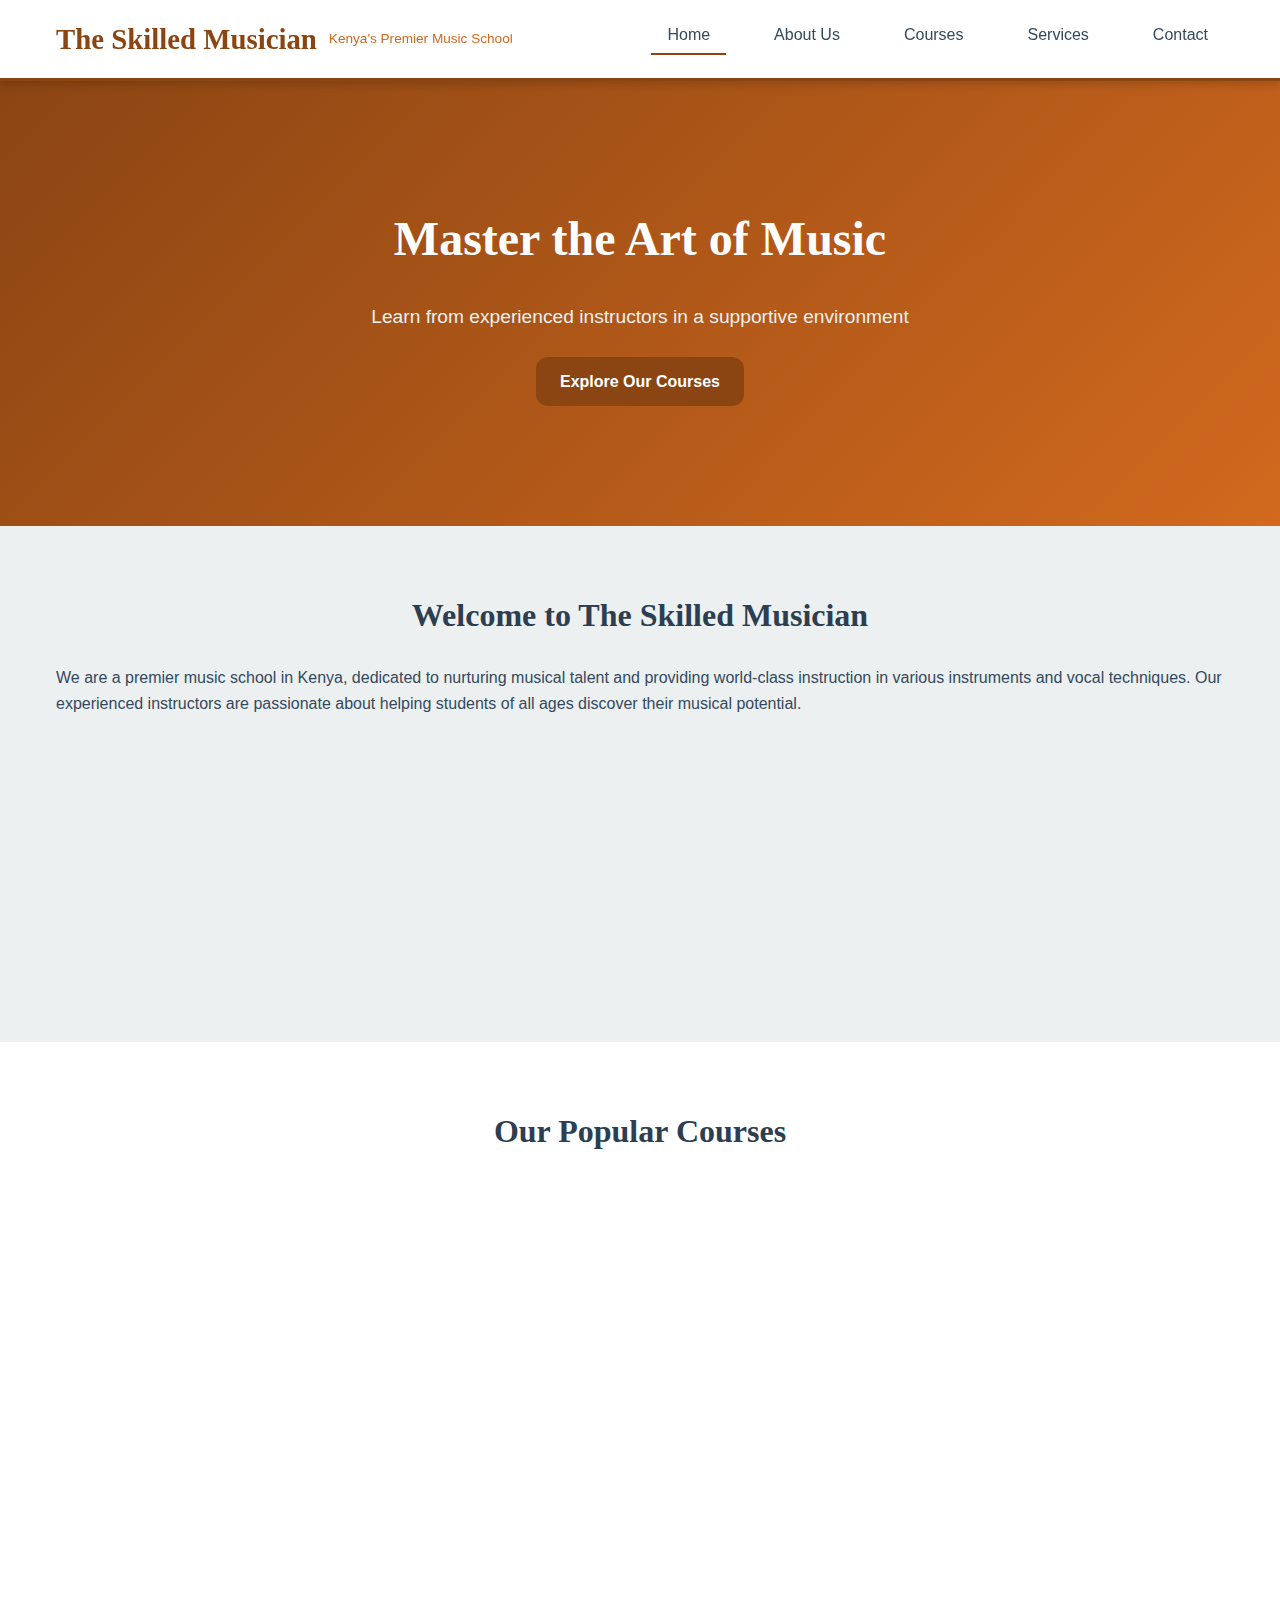
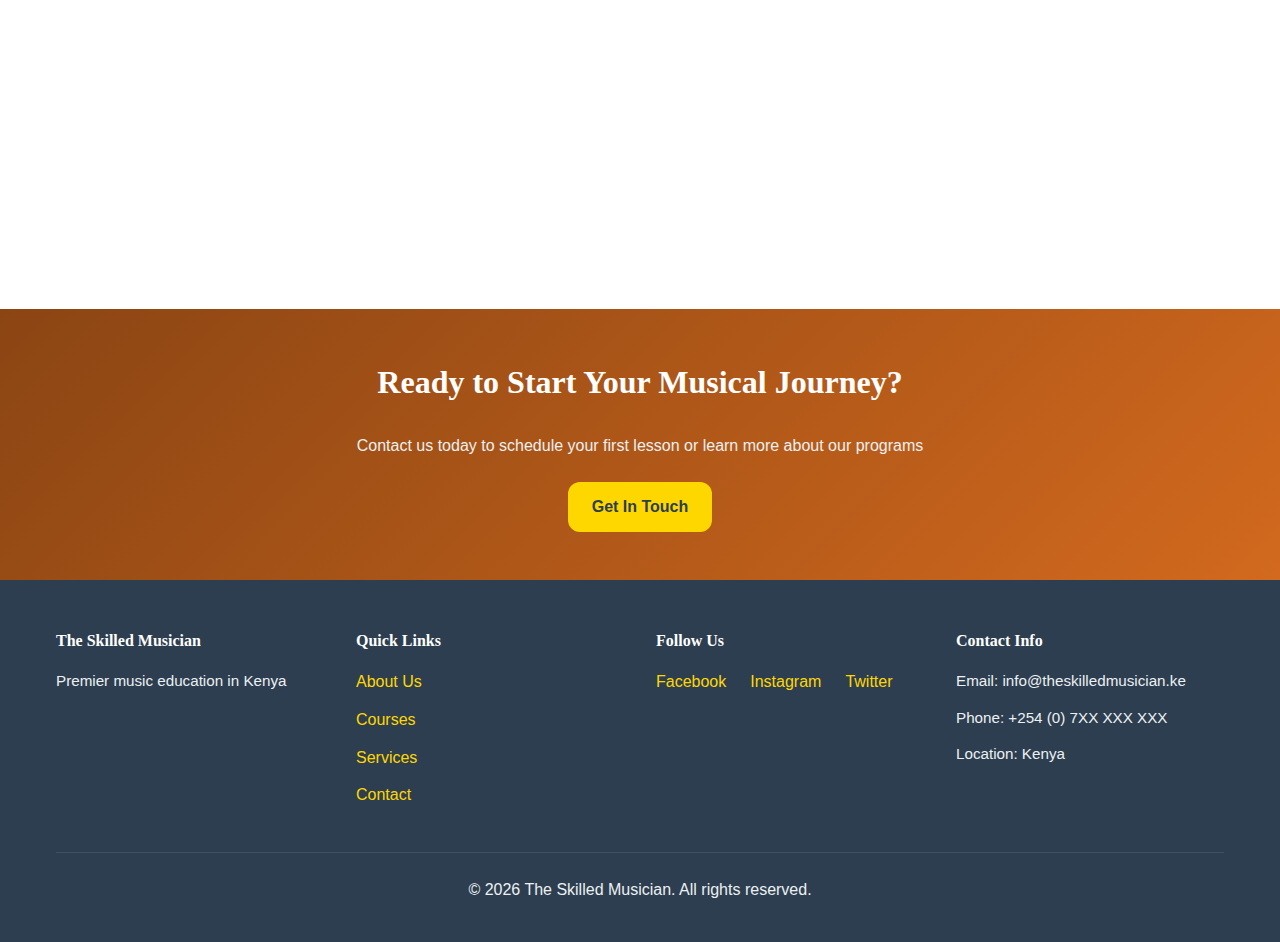
<file: The skilled musician/index.html>
<!DOCTYPE html>
<html lang="en">
<head>
    <meta charset="UTF-8">
    <meta name="viewport" content="width=device-width, initial-scale=1.0">
    <meta name="description" content="The Skilled Musician - Premium Music School in Kenya. Learn music from professional instructors.">
    <title>The Skilled Musician - Music School Kenya</title>
    <link rel="stylesheet" href="css/styles.css">
</head>
<body>
    <!-- Navigation -->
    <nav class="navbar">
        <div class="nav-container">
            <div class="logo">
                <h1>The Skilled Musician</h1>
                <p class="tagline">Kenya's Premier Music School</p>
            </div>
            <ul class="nav-menu">
                <li><a href="index.html" class="active">Home</a></li>
                <li><a href="pages/about.html">About Us</a></li>
                <li><a href="pages/courses.html">Courses</a></li>
                <li><a href="pages/services.html">Services</a></li>
                <li><a href="pages/contact.html">Contact</a></li>
            </ul>
            <div class="hamburger">
                <span></span>
                <span></span>
                <span></span>
            </div>
        </div>
    </nav>

    <!-- Hero Section -->
    <section class="hero">
        <div class="hero-content">
            <h2>Master the Art of Music</h2>
            <p>Learn from experienced instructors in a supportive environment</p>
            <a href="pages/courses.html" class="btn btn-primary">Explore Our Courses</a>
        </div>
    </section>

    <!-- Welcome Section -->
    <section class="welcome">
        <div class="container">
            <h2>Welcome to The Skilled Musician</h2>
            <p>We are a premier music school in Kenya, dedicated to nurturing musical talent and providing world-class instruction in various instruments and vocal techniques. Our experienced instructors are passionate about helping students of all ages discover their musical potential.</p>
            <div class="welcome-grid">
                <div class="welcome-card">
                    <h3>🎵 Quality Instruction</h3>
                    <p>Learn from experienced, certified music professionals</p>
                </div>
                <div class="welcome-card">
                    <h3>🎸 Multiple Instruments</h3>
                    <p>Piano, Guitar, Violin, Drums, Vocals, and more</p>
                </div>
                <div class="welcome-card">
                    <h3>👥 All Levels</h3>
                    <p>Beginner to advanced courses available</p>
                </div>
                <div class="welcome-card">
                    <h3>🏆 Proven Track Record</h3>
                    <p>Years of successful student performances</p>
                </div>
            </div>
        </div>
    </section>

    <!-- Featured Courses Preview -->
    <section class="featured-courses">
        <div class="container">
            <h2>Our Popular Courses</h2>
            <div class="courses-grid">
                <div class="course-card">
                    <div class="course-icon">🎹</div>
                    <h3>Piano Lessons</h3>
                    <p>Classical, contemporary, and jazz piano instruction for all levels</p>
                    <a href="pages/courses.html" class="link">Learn More →</a>
                </div>
                <div class="course-card">
                    <div class="course-icon">🎸</div>
                    <h3>Guitar Lessons</h3>
                    <p>Acoustic, electric, and classical guitar from beginner to advanced</p>
                    <a href="pages/courses.html" class="link">Learn More →</a>
                </div>
                <div class="course-card">
                    <div class="course-icon">🎤</div>
                    <h3>Vocal Training</h3>
                    <p>Voice training, breathing techniques, and performance coaching</p>
                    <a href="pages/courses.html" class="link">Learn More →</a>
                </div>
                <div class="course-card">
                    <div class="course-icon">🥁</div>
                    <h3>Drum Lessons</h3>
                    <p>Rhythm, coordination, and percussion mastery</p>
                    <a href="pages/courses.html" class="link">Learn More →</a>
                </div>
            </div>
        </div>
    </section>

    <!-- Call to Action -->
    <section class="cta">
        <div class="container">
            <h2>Ready to Start Your Musical Journey?</h2>
            <p>Contact us today to schedule your first lesson or learn more about our programs</p>
            <a href="pages/contact.html" class="btn btn-secondary">Get In Touch</a>
        </div>
    </section>

    <!-- Footer -->
    <footer class="footer">
        <div class="container">
            <div class="footer-content">
                <div class="footer-section">
                    <h4>The Skilled Musician</h4>
                    <p>Premier music education in Kenya</p>
                </div>
                <div class="footer-section">
                    <h4>Quick Links</h4>
                    <ul>
                        <li><a href="pages/about.html">About Us</a></li>
                        <li><a href="pages/courses.html">Courses</a></li>
                        <li><a href="pages/services.html">Services</a></li>
                        <li><a href="pages/contact.html">Contact</a></li>
                    </ul>
                </div>
                <div class="footer-section">
                    <h4>Follow Us</h4>
                    <div class="social-links">
                        <a href="#" target="_blank">Facebook</a>
                        <a href="#" target="_blank">Instagram</a>
                        <a href="#" target="_blank">Twitter</a>
                    </div>
                </div>
                <div class="footer-section">
                    <h4>Contact Info</h4>
                    <p>Email: info@theskilledmusician.ke</p>
                    <p>Phone: +254 (0) 7XX XXX XXX</p>
                    <p>Location: Kenya</p>
                </div>
            </div>
            <div class="footer-bottom">
                <p>&copy; 2026 The Skilled Musician. All rights reserved.</p>
            </div>
        </div>
    </footer>

    <script src="js/script.js"></script>
</body>
</html>
</file>
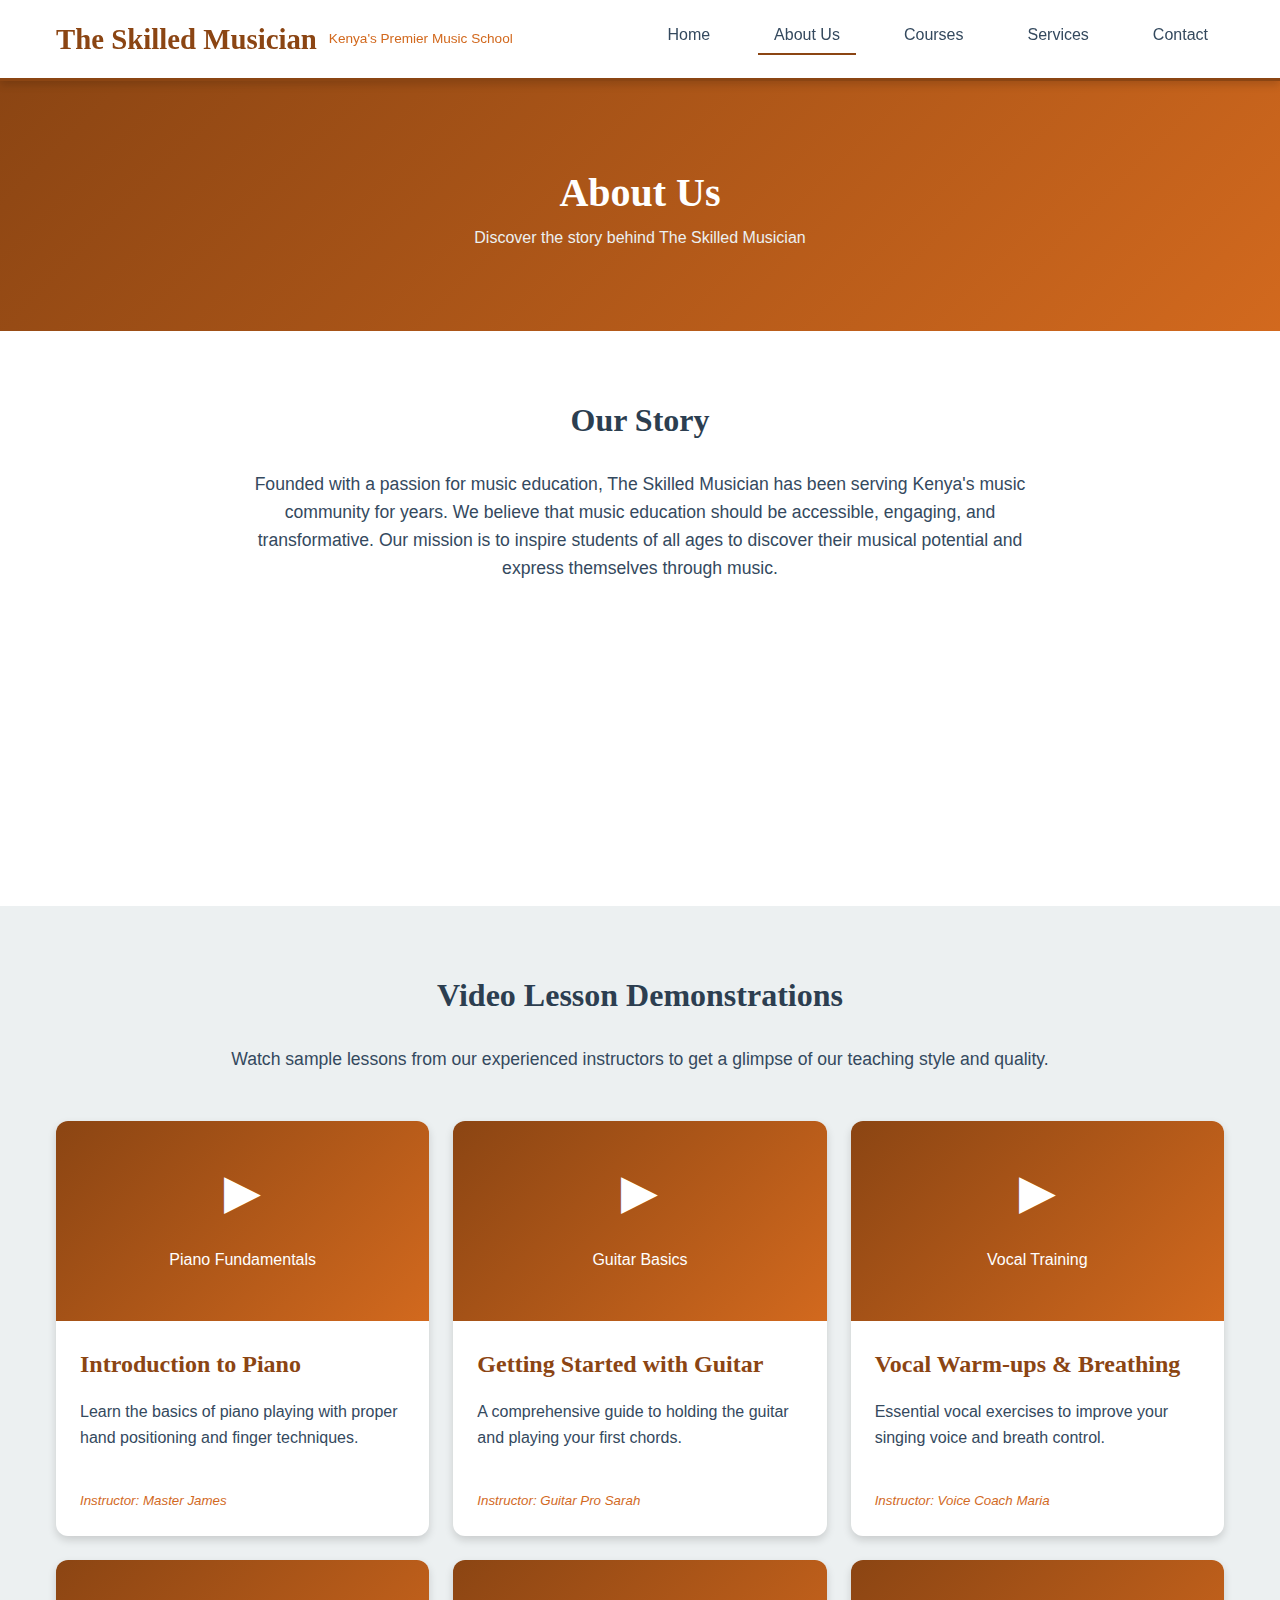
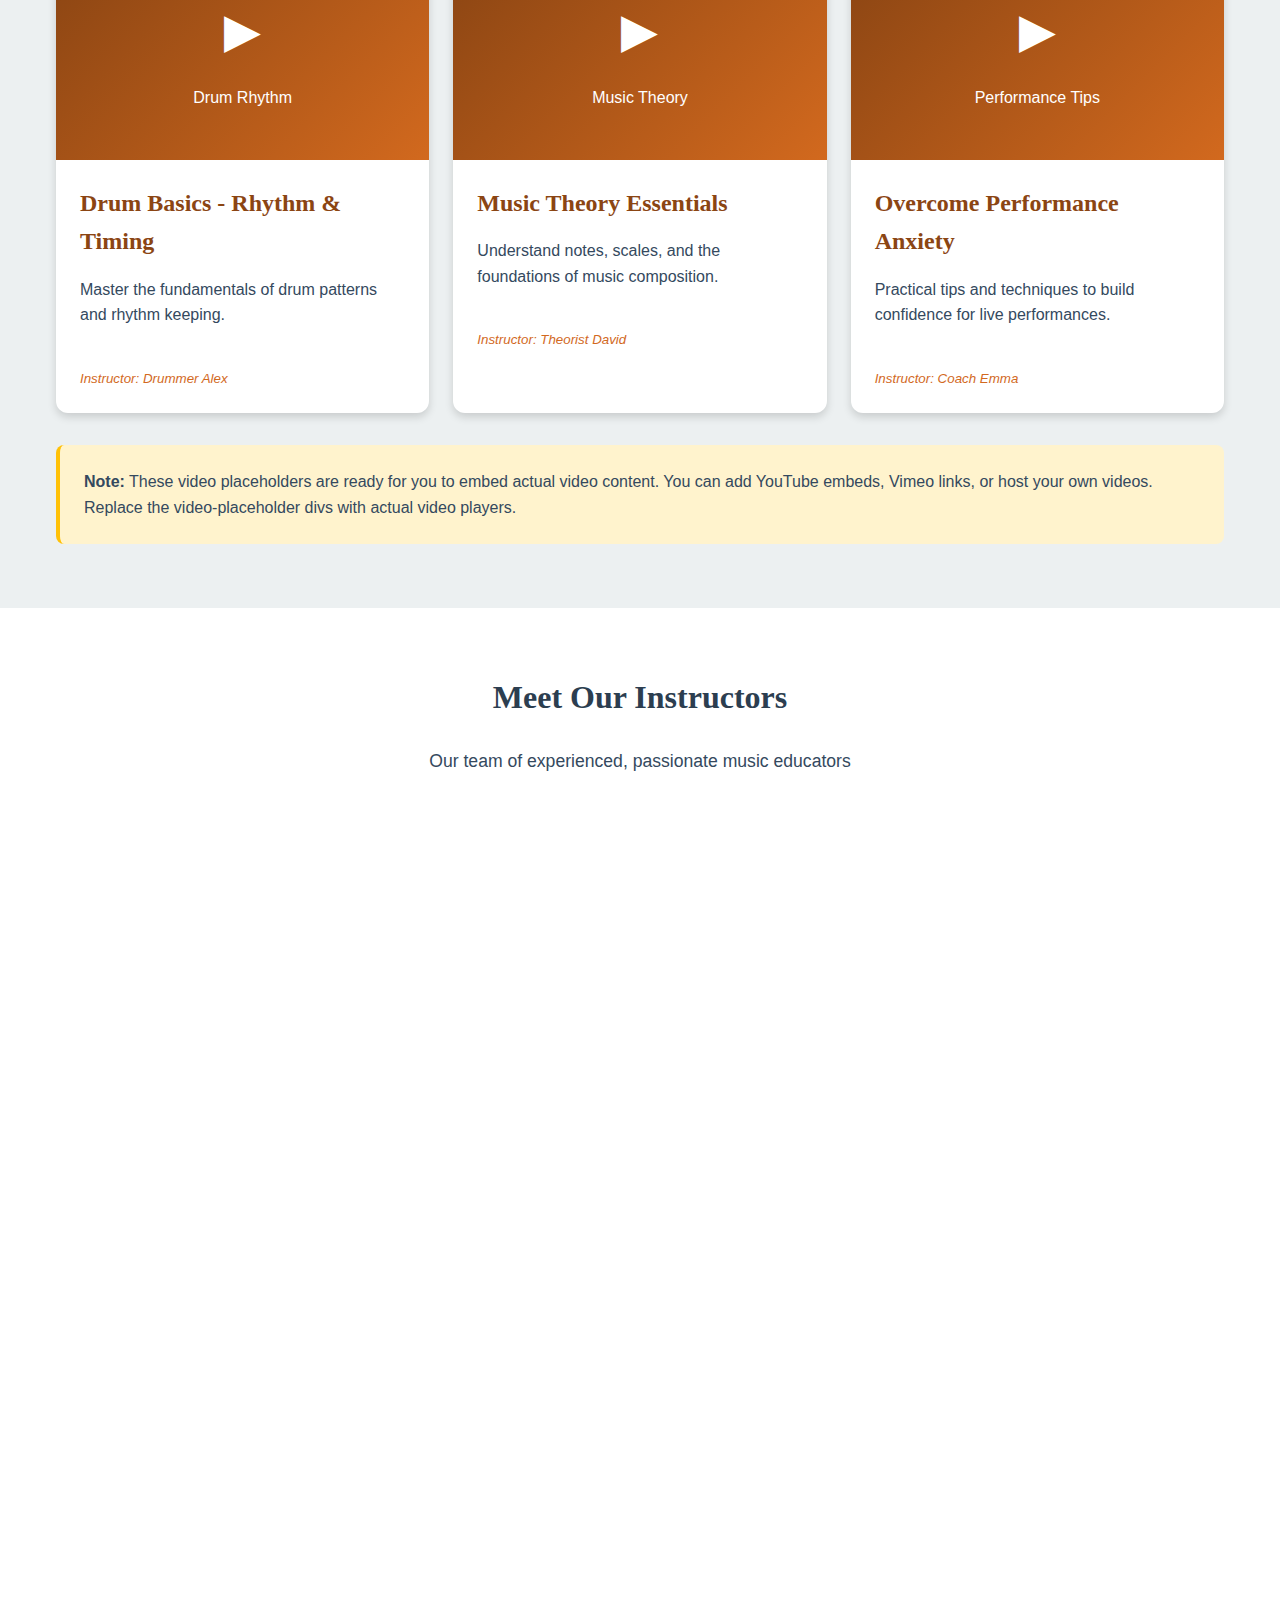
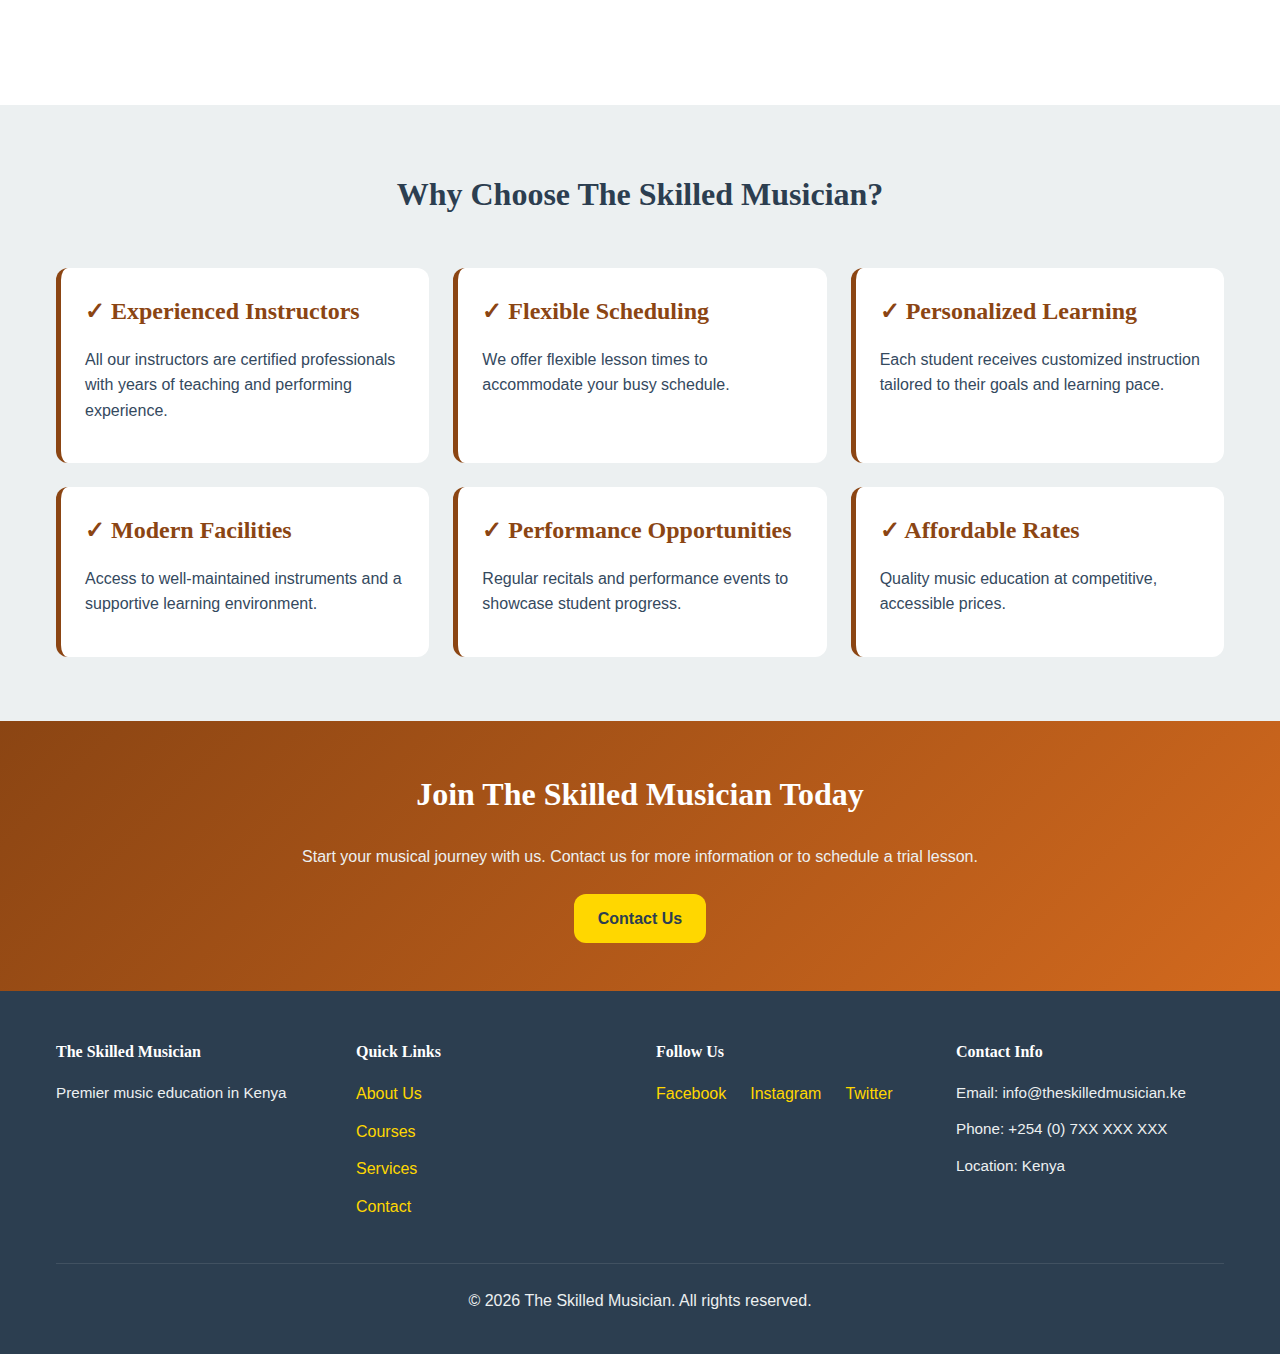
<file: The skilled musician/pages/about.html>
<!DOCTYPE html>
<html lang="en">
<head>
    <meta charset="UTF-8">
    <meta name="viewport" content="width=device-width, initial-scale=1.0">
    <meta name="description" content="About The Skilled Musician - Learn about our mission, vision, and instructors">
    <title>About Us - The Skilled Musician</title>
    <link rel="stylesheet" href="../css/styles.css">
</head>
<body>
    <!-- Navigation -->
    <nav class="navbar">
        <div class="nav-container">
            <div class="logo">
                <h1>The Skilled Musician</h1>
                <p class="tagline">Kenya's Premier Music School</p>
            </div>
            <ul class="nav-menu">
                <li><a href="../index.html">Home</a></li>
                <li><a href="about.html" class="active">About Us</a></li>
                <li><a href="courses.html">Courses</a></li>
                <li><a href="services.html">Services</a></li>
                <li><a href="contact.html">Contact</a></li>
            </ul>
            <div class="hamburger">
                <span></span>
                <span></span>
                <span></span>
            </div>
        </div>
    </nav>

    <!-- Page Header -->
    <section class="page-header">
        <div class="container">
            <h1>About Us</h1>
            <p>Discover the story behind The Skilled Musician</p>
        </div>
    </section>

    <!-- About Content -->
    <section class="about-content">
        <div class="container">
            <h2>Our Story</h2>
            <p>Founded with a passion for music education, The Skilled Musician has been serving Kenya's music community for years. We believe that music education should be accessible, engaging, and transformative. Our mission is to inspire students of all ages to discover their musical potential and express themselves through music.</p>

            <div class="values-grid">
                <div class="value-card">
                    <h3>🎯 Our Mission</h3>
                    <p>To provide high-quality music education that empowers students to achieve their musical goals and express their creativity.</p>
                </div>
                <div class="value-card">
                    <h3>👁️ Our Vision</h3>
                    <p>To be Kenya's leading music school, recognized for excellence in instruction, innovation, and student success.</p>
                </div>
                <div class="value-card">
                    <h3>💎 Our Values</h3>
                    <p>Excellence, Passion, Integrity, and Inclusivity guide everything we do.</p>
                </div>
            </div>
        </div>
    </section>

    <!-- Video Lessons Section -->
    <section class="video-lessons">
        <div class="container">
            <h2>Video Lesson Demonstrations</h2>
            <p class="section-intro">Watch sample lessons from our experienced instructors to get a glimpse of our teaching style and quality.</p>
            
            <div class="videos-grid">
                <div class="video-card">
                    <div class="video-placeholder">
                        <div class="play-button">▶</div>
                        <p>Piano Fundamentals</p>
                    </div>
                    <h3>Introduction to Piano</h3>
                    <p>Learn the basics of piano playing with proper hand positioning and finger techniques.</p>
                    <small>Instructor: Master James</small>
                </div>
                
                <div class="video-card">
                    <div class="video-placeholder">
                        <div class="play-button">▶</div>
                        <p>Guitar Basics</p>
                    </div>
                    <h3>Getting Started with Guitar</h3>
                    <p>A comprehensive guide to holding the guitar and playing your first chords.</p>
                    <small>Instructor: Guitar Pro Sarah</small>
                </div>
                
                <div class="video-card">
                    <div class="video-placeholder">
                        <div class="play-button">▶</div>
                        <p>Vocal Training</p>
                    </div>
                    <h3>Vocal Warm-ups & Breathing</h3>
                    <p>Essential vocal exercises to improve your singing voice and breath control.</p>
                    <small>Instructor: Voice Coach Maria</small>
                </div>
                
                <div class="video-card">
                    <div class="video-placeholder">
                        <div class="play-button">▶</div>
                        <p>Drum Rhythm</p>
                    </div>
                    <h3>Drum Basics - Rhythm & Timing</h3>
                    <p>Master the fundamentals of drum patterns and rhythm keeping.</p>
                    <small>Instructor: Drummer Alex</small>
                </div>

                <div class="video-card">
                    <div class="video-placeholder">
                        <div class="play-button">▶</div>
                        <p>Music Theory</p>
                    </div>
                    <h3>Music Theory Essentials</h3>
                    <p>Understand notes, scales, and the foundations of music composition.</p>
                    <small>Instructor: Theorist David</small>
                </div>

                <div class="video-card">
                    <div class="video-placeholder">
                        <div class="play-button">▶</div>
                        <p>Performance Tips</p>
                    </div>
                    <h3>Overcome Performance Anxiety</h3>
                    <p>Practical tips and techniques to build confidence for live performances.</p>
                    <small>Instructor: Coach Emma</small>
                </div>
            </div>

            <div class="video-note">
                <p><strong>Note:</strong> These video placeholders are ready for you to embed actual video content. You can add YouTube embeds, Vimeo links, or host your own videos. Replace the video-placeholder divs with actual video players.</p>
            </div>
        </div>
    </section>

    <!-- Meet Our Instructors -->
    <section class="instructors">
        <div class="container">
            <h2>Meet Our Instructors</h2>
            <p class="section-intro">Our team of experienced, passionate music educators</p>
            
            <div class="instructors-grid">
                <div class="instructor-card">
                    <div class="instructor-image">👨‍🎓</div>
                    <h3>Master James</h3>
                    <p class="specialty">Piano Instructor</p>
                    <p>20+ years of experience in classical and contemporary piano. Master James is passionate about helping students discover their musical voice.</p>
                </div>
                
                <div class="instructor-card">
                    <div class="instructor-image">👩‍🎓</div>
                    <h3>Guitar Pro Sarah</h3>
                    <p class="specialty">Guitar Instructor</p>
                    <p>Expert guitarist with proficiency in acoustic, electric, and classical guitar. Sarah brings energy and creativity to every lesson.</p>
                </div>
                
                <div class="instructor-card">
                    <div class="instructor-image">👩‍🎤</div>
                    <h3>Voice Coach Maria</h3>
                    <p class="specialty">Vocal Training Specialist</p>
                    <p>Certified vocal coach with a background in opera and contemporary singing. Maria specializes in technique and performance coaching.</p>
                </div>
                
                <div class="instructor-card">
                    <div class="instructor-image">🥁</div>
                    <h3>Drummer Alex</h3>
                    <p class="specialty">Percussion Instructor</p>
                    <p>Professional drummer experienced in various music genres. Alex teaches rhythm, timing, and advanced drumming techniques.</p>
                </div>
            </div>
        </div>
    </section>

    <!-- Why Choose Us -->
    <section class="why-choose">
        <div class="container">
            <h2>Why Choose The Skilled Musician?</h2>
            <div class="features-list">
                <div class="feature">
                    <h3>✓ Experienced Instructors</h3>
                    <p>All our instructors are certified professionals with years of teaching and performing experience.</p>
                </div>
                <div class="feature">
                    <h3>✓ Flexible Scheduling</h3>
                    <p>We offer flexible lesson times to accommodate your busy schedule.</p>
                </div>
                <div class="feature">
                    <h3>✓ Personalized Learning</h3>
                    <p>Each student receives customized instruction tailored to their goals and learning pace.</p>
                </div>
                <div class="feature">
                    <h3>✓ Modern Facilities</h3>
                    <p>Access to well-maintained instruments and a supportive learning environment.</p>
                </div>
                <div class="feature">
                    <h3>✓ Performance Opportunities</h3>
                    <p>Regular recitals and performance events to showcase student progress.</p>
                </div>
                <div class="feature">
                    <h3>✓ Affordable Rates</h3>
                    <p>Quality music education at competitive, accessible prices.</p>
                </div>
            </div>
        </div>
    </section>

    <!-- Call to Action -->
    <section class="cta">
        <div class="container">
            <h2>Join The Skilled Musician Today</h2>
            <p>Start your musical journey with us. Contact us for more information or to schedule a trial lesson.</p>
            <a href="contact.html" class="btn btn-secondary">Contact Us</a>
        </div>
    </section>

    <!-- Footer -->
    <footer class="footer">
        <div class="container">
            <div class="footer-content">
                <div class="footer-section">
                    <h4>The Skilled Musician</h4>
                    <p>Premier music education in Kenya</p>
                </div>
                <div class="footer-section">
                    <h4>Quick Links</h4>
                    <ul>
                        <li><a href="about.html">About Us</a></li>
                        <li><a href="courses.html">Courses</a></li>
                        <li><a href="services.html">Services</a></li>
                        <li><a href="contact.html">Contact</a></li>
                    </ul>
                </div>
                <div class="footer-section">
                    <h4>Follow Us</h4>
                    <div class="social-links">
                        <a href="#" target="_blank">Facebook</a>
                        <a href="#" target="_blank">Instagram</a>
                        <a href="#" target="_blank">Twitter</a>
                    </div>
                </div>
                <div class="footer-section">
                    <h4>Contact Info</h4>
                    <p>Email: info@theskilledmusician.ke</p>
                    <p>Phone: +254 (0) 7XX XXX XXX</p>
                    <p>Location: Kenya</p>
                </div>
            </div>
            <div class="footer-bottom">
                <p>&copy; 2026 The Skilled Musician. All rights reserved.</p>
            </div>
        </div>
    </footer>

    <script src="../js/script.js"></script>
</body>
</html>
</file>
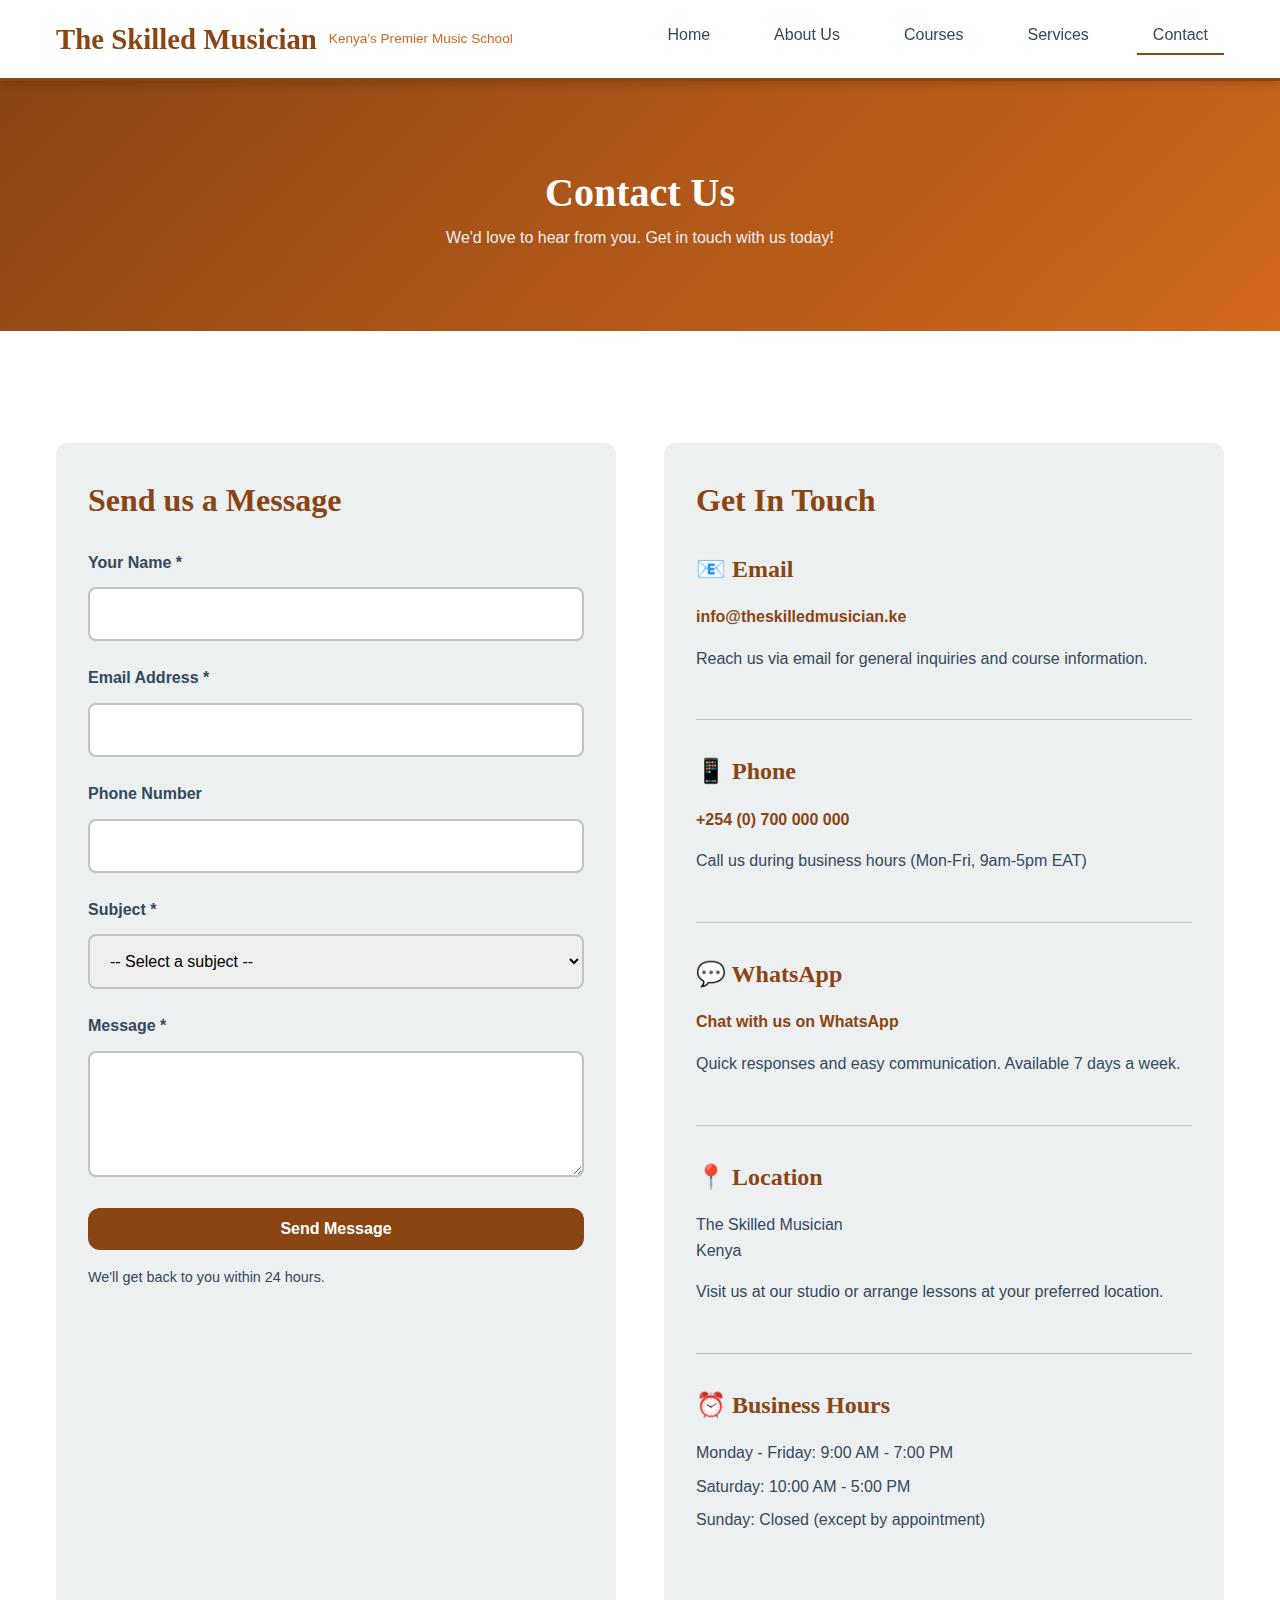
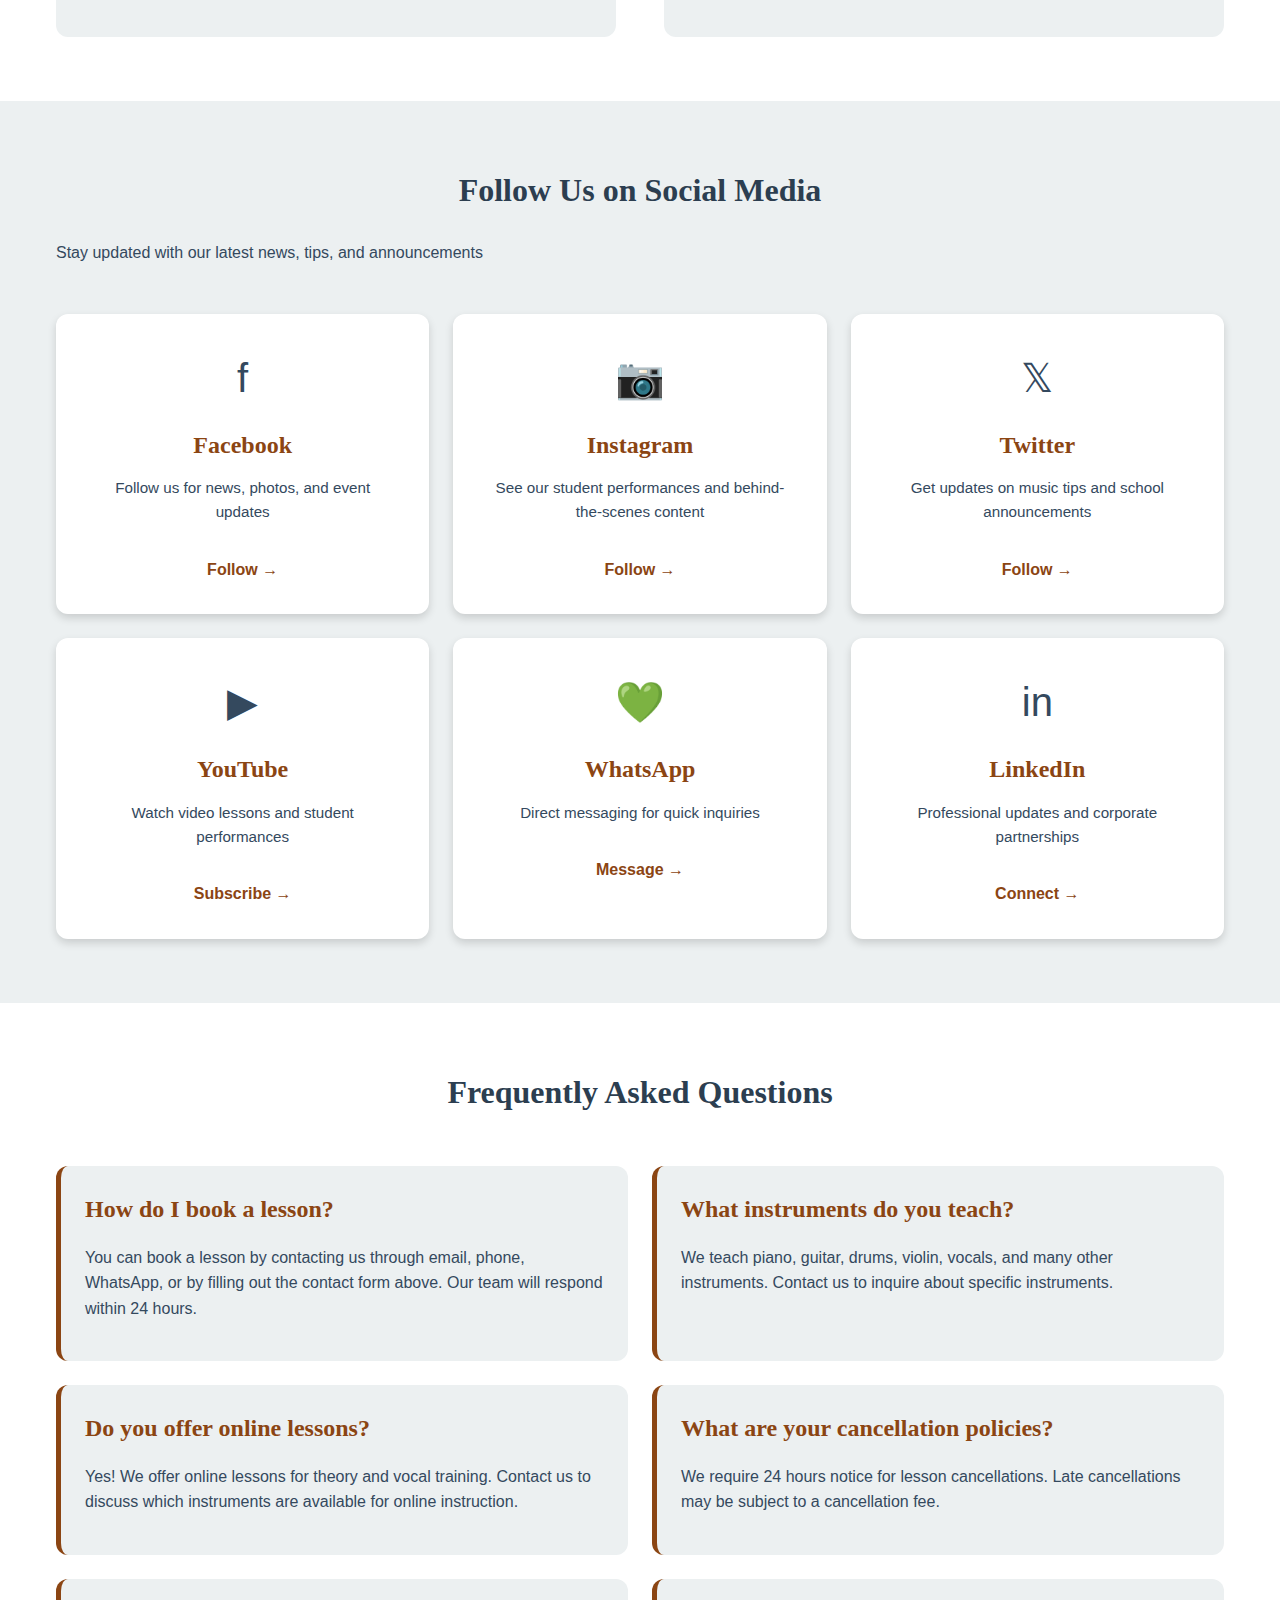
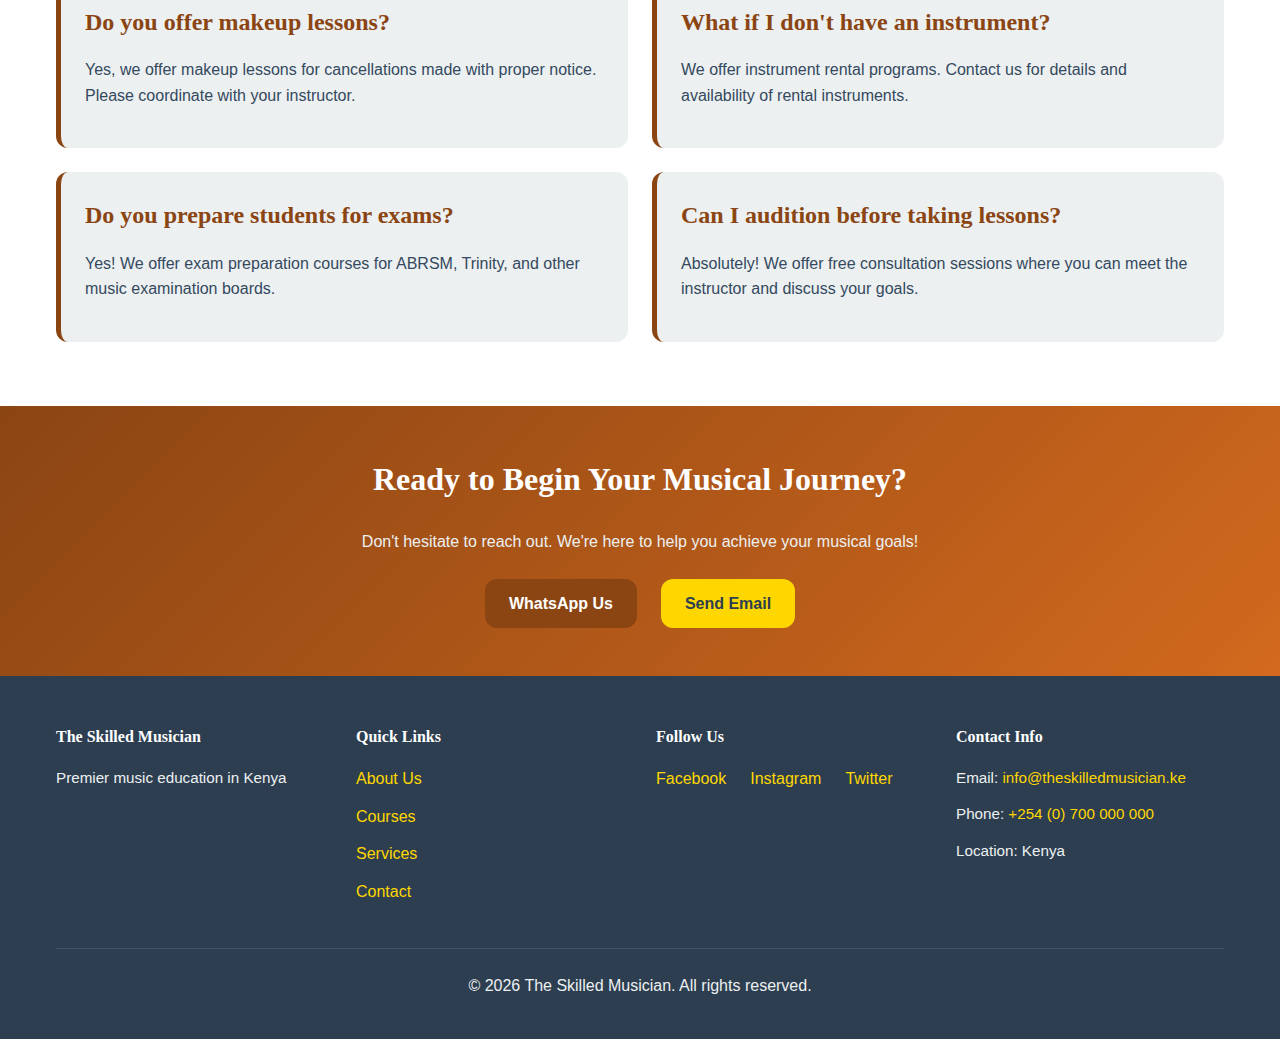
<file: The skilled musician/pages/contact.html>
<!DOCTYPE html>
<html lang="en">
<head>
    <meta charset="UTF-8">
    <meta name="viewport" content="width=device-width, initial-scale=1.0">
    <meta name="description" content="Contact The Skilled Musician - Get in touch via email, phone, WhatsApp, or social media">
    <title>Contact Us - The Skilled Musician</title>
    <link rel="stylesheet" href="../css/styles.css">
</head>
<body>
    <!-- Navigation -->
    <nav class="navbar">
        <div class="nav-container">
            <div class="logo">
                <h1>The Skilled Musician</h1>
                <p class="tagline">Kenya's Premier Music School</p>
            </div>
            <ul class="nav-menu">
                <li><a href="../index.html">Home</a></li>
                <li><a href="about.html">About Us</a></li>
                <li><a href="courses.html">Courses</a></li>
                <li><a href="services.html">Services</a></li>
                <li><a href="contact.html" class="active">Contact</a></li>
            </ul>
            <div class="hamburger">
                <span></span>
                <span></span>
                <span></span>
            </div>
        </div>
    </nav>

    <!-- Page Header -->
    <section class="page-header">
        <div class="container">
            <h1>Contact Us</h1>
            <p>We'd love to hear from you. Get in touch with us today!</p>
        </div>
    </section>

    <!-- Contact Content -->
    <section class="contact-section">
        <div class="container">
            <div class="contact-grid">
                <!-- Contact Form -->
                <div class="contact-form-box">
                    <h2>Send us a Message</h2>
                    <form class="contact-form" id="contactForm">
                        <div class="form-group">
                            <label for="name">Your Name *</label>
                            <input type="text" id="name" name="name" required>
                        </div>

                        <div class="form-group">
                            <label for="email">Email Address *</label>
                            <input type="email" id="email" name="email" required>
                        </div>

                        <div class="form-group">
                            <label for="phone">Phone Number</label>
                            <input type="tel" id="phone" name="phone">
                        </div>

                        <div class="form-group">
                            <label for="subject">Subject *</label>
                            <select id="subject" name="subject" required>
                                <option value="">-- Select a subject --</option>
                                <option value="Lesson Inquiry">Lesson Inquiry</option>
                                <option value="Course Information">Course Information</option>
                                <option value="Event Booking">Event Booking</option>
                                <option value="General Inquiry">General Inquiry</option>
                                <option value="Feedback">Feedback</option>
                                <option value="Other">Other</option>
                            </select>
                        </div>

                        <div class="form-group">
                            <label for="message">Message *</label>
                            <textarea id="message" name="message" rows="5" required></textarea>
                        </div>

                        <button type="submit" class="btn btn-primary">Send Message</button>
                        <p class="form-note">We'll get back to you within 24 hours.</p>
                    </form>
                </div>

                <!-- Contact Information -->
                <div class="contact-info-box">
                    <h2>Get In Touch</h2>

                    <div class="contact-method">
                        <h3>📧 Email</h3>
                        <p>
                            <a href="mailto:info@theskilledmusician.ke">info@theskilledmusician.ke</a>
                        </p>
                        <p>Reach us via email for general inquiries and course information.</p>
                    </div>

                    <div class="contact-method">
                        <h3>📱 Phone</h3>
                        <p>
                            <a href="tel:+254700000000">+254 (0) 700 000 000</a>
                        </p>
                        <p>Call us during business hours (Mon-Fri, 9am-5pm EAT)</p>
                    </div>

                    <div class="contact-method">
                        <h3>💬 WhatsApp</h3>
                        <p>
                            <a href="https://wa.me/254700000000?text=Hello%20The%20Skilled%20Musician" target="_blank">Chat with us on WhatsApp</a>
                        </p>
                        <p>Quick responses and easy communication. Available 7 days a week.</p>
                    </div>

                    <div class="contact-method">
                        <h3>📍 Location</h3>
                        <p>
                            The Skilled Musician<br>
                            Kenya
                        </p>
                        <p>Visit us at our studio or arrange lessons at your preferred location.</p>
                    </div>

                    <div class="contact-method">
                        <h3>⏰ Business Hours</h3>
                        <ul>
                            <li>Monday - Friday: 9:00 AM - 7:00 PM</li>
                            <li>Saturday: 10:00 AM - 5:00 PM</li>
                            <li>Sunday: Closed (except by appointment)</li>
                        </ul>
                    </div>
                </div>
            </div>
        </div>
    </section>

    <!-- Social Media Section -->
    <section class="social-media-section">
        <div class="container">
            <h2>Follow Us on Social Media</h2>
            <p>Stay updated with our latest news, tips, and announcements</p>
            
            <div class="social-media-grid">
                <a href="https://www.facebook.com/theskilledmusician" target="_blank" class="social-card facebook">
                    <div class="social-icon">f</div>
                    <h3>Facebook</h3>
                    <p>Follow us for news, photos, and event updates</p>
                    <span class="follow-btn">Follow →</span>
                </a>

                <a href="https://www.instagram.com/theskilledmusician" target="_blank" class="social-card instagram">
                    <div class="social-icon">📷</div>
                    <h3>Instagram</h3>
                    <p>See our student performances and behind-the-scenes content</p>
                    <span class="follow-btn">Follow →</span>
                </a>

                <a href="https://www.twitter.com/skilledmusician" target="_blank" class="social-card twitter">
                    <div class="social-icon">𝕏</div>
                    <h3>Twitter</h3>
                    <p>Get updates on music tips and school announcements</p>
                    <span class="follow-btn">Follow →</span>
                </a>

                <a href="https://www.youtube.com/c/theskilledmusician" target="_blank" class="social-card youtube">
                    <div class="social-icon">▶</div>
                    <h3>YouTube</h3>
                    <p>Watch video lessons and student performances</p>
                    <span class="follow-btn">Subscribe →</span>
                </a>

                <a href="https://wa.me/254700000000" target="_blank" class="social-card whatsapp">
                    <div class="social-icon">💚</div>
                    <h3>WhatsApp</h3>
                    <p>Direct messaging for quick inquiries</p>
                    <span class="follow-btn">Message →</span>
                </a>

                <a href="https://www.linkedin.com/company/theskilledmusician" target="_blank" class="social-card linkedin">
                    <div class="social-icon">in</div>
                    <h3>LinkedIn</h3>
                    <p>Professional updates and corporate partnerships</p>
                    <span class="follow-btn">Connect →</span>
                </a>
            </div>
        </div>
    </section>

    <!-- FAQ Section -->
    <section class="faq-section">
        <div class="container">
            <h2>Frequently Asked Questions</h2>

            <div class="faq-grid">
                <div class="faq-item">
                    <h3>How do I book a lesson?</h3>
                    <p>You can book a lesson by contacting us through email, phone, WhatsApp, or by filling out the contact form above. Our team will respond within 24 hours.</p>
                </div>

                <div class="faq-item">
                    <h3>What instruments do you teach?</h3>
                    <p>We teach piano, guitar, drums, violin, vocals, and many other instruments. Contact us to inquire about specific instruments.</p>
                </div>

                <div class="faq-item">
                    <h3>Do you offer online lessons?</h3>
                    <p>Yes! We offer online lessons for theory and vocal training. Contact us to discuss which instruments are available for online instruction.</p>
                </div>

                <div class="faq-item">
                    <h3>What are your cancellation policies?</h3>
                    <p>We require 24 hours notice for lesson cancellations. Late cancellations may be subject to a cancellation fee.</p>
                </div>

                <div class="faq-item">
                    <h3>Do you offer makeup lessons?</h3>
                    <p>Yes, we offer makeup lessons for cancellations made with proper notice. Please coordinate with your instructor.</p>
                </div>

                <div class="faq-item">
                    <h3>What if I don't have an instrument?</h3>
                    <p>We offer instrument rental programs. Contact us for details and availability of rental instruments.</p>
                </div>

                <div class="faq-item">
                    <h3>Do you prepare students for exams?</h3>
                    <p>Yes! We offer exam preparation courses for ABRSM, Trinity, and other music examination boards.</p>
                </div>

                <div class="faq-item">
                    <h3>Can I audition before taking lessons?</h3>
                    <p>Absolutely! We offer free consultation sessions where you can meet the instructor and discuss your goals.</p>
                </div>
            </div>
        </div>
    </section>

    <!-- CTA -->
    <section class="cta">
        <div class="container">
            <h2>Ready to Begin Your Musical Journey?</h2>
            <p>Don't hesitate to reach out. We're here to help you achieve your musical goals!</p>
            <div class="cta-buttons">
                <a href="https://wa.me/254700000000" class="btn btn-primary" target="_blank">WhatsApp Us</a>
                <a href="mailto:info@theskilledmusician.ke" class="btn btn-secondary">Send Email</a>
            </div>
        </div>
    </section>

    <!-- Footer -->
    <footer class="footer">
        <div class="container">
            <div class="footer-content">
                <div class="footer-section">
                    <h4>The Skilled Musician</h4>
                    <p>Premier music education in Kenya</p>
                </div>
                <div class="footer-section">
                    <h4>Quick Links</h4>
                    <ul>
                        <li><a href="about.html">About Us</a></li>
                        <li><a href="courses.html">Courses</a></li>
                        <li><a href="services.html">Services</a></li>
                        <li><a href="contact.html">Contact</a></li>
                    </ul>
                </div>
                <div class="footer-section">
                    <h4>Follow Us</h4>
                    <div class="social-links">
                        <a href="https://www.facebook.com/theskilledmusician" target="_blank">Facebook</a>
                        <a href="https://www.instagram.com/theskilledmusician" target="_blank">Instagram</a>
                        <a href="https://www.twitter.com/skilledmusician" target="_blank">Twitter</a>
                    </div>
                </div>
                <div class="footer-section">
                    <h4>Contact Info</h4>
                    <p>Email: <a href="mailto:info@theskilledmusician.ke">info@theskilledmusician.ke</a></p>
                    <p>Phone: <a href="tel:+254700000000">+254 (0) 700 000 000</a></p>
                    <p>Location: Kenya</p>
                </div>
            </div>
            <div class="footer-bottom">
                <p>&copy; 2026 The Skilled Musician. All rights reserved.</p>
            </div>
        </div>
    </footer>

    <script src="../js/script.js"></script>
</body>
</html>
</file>
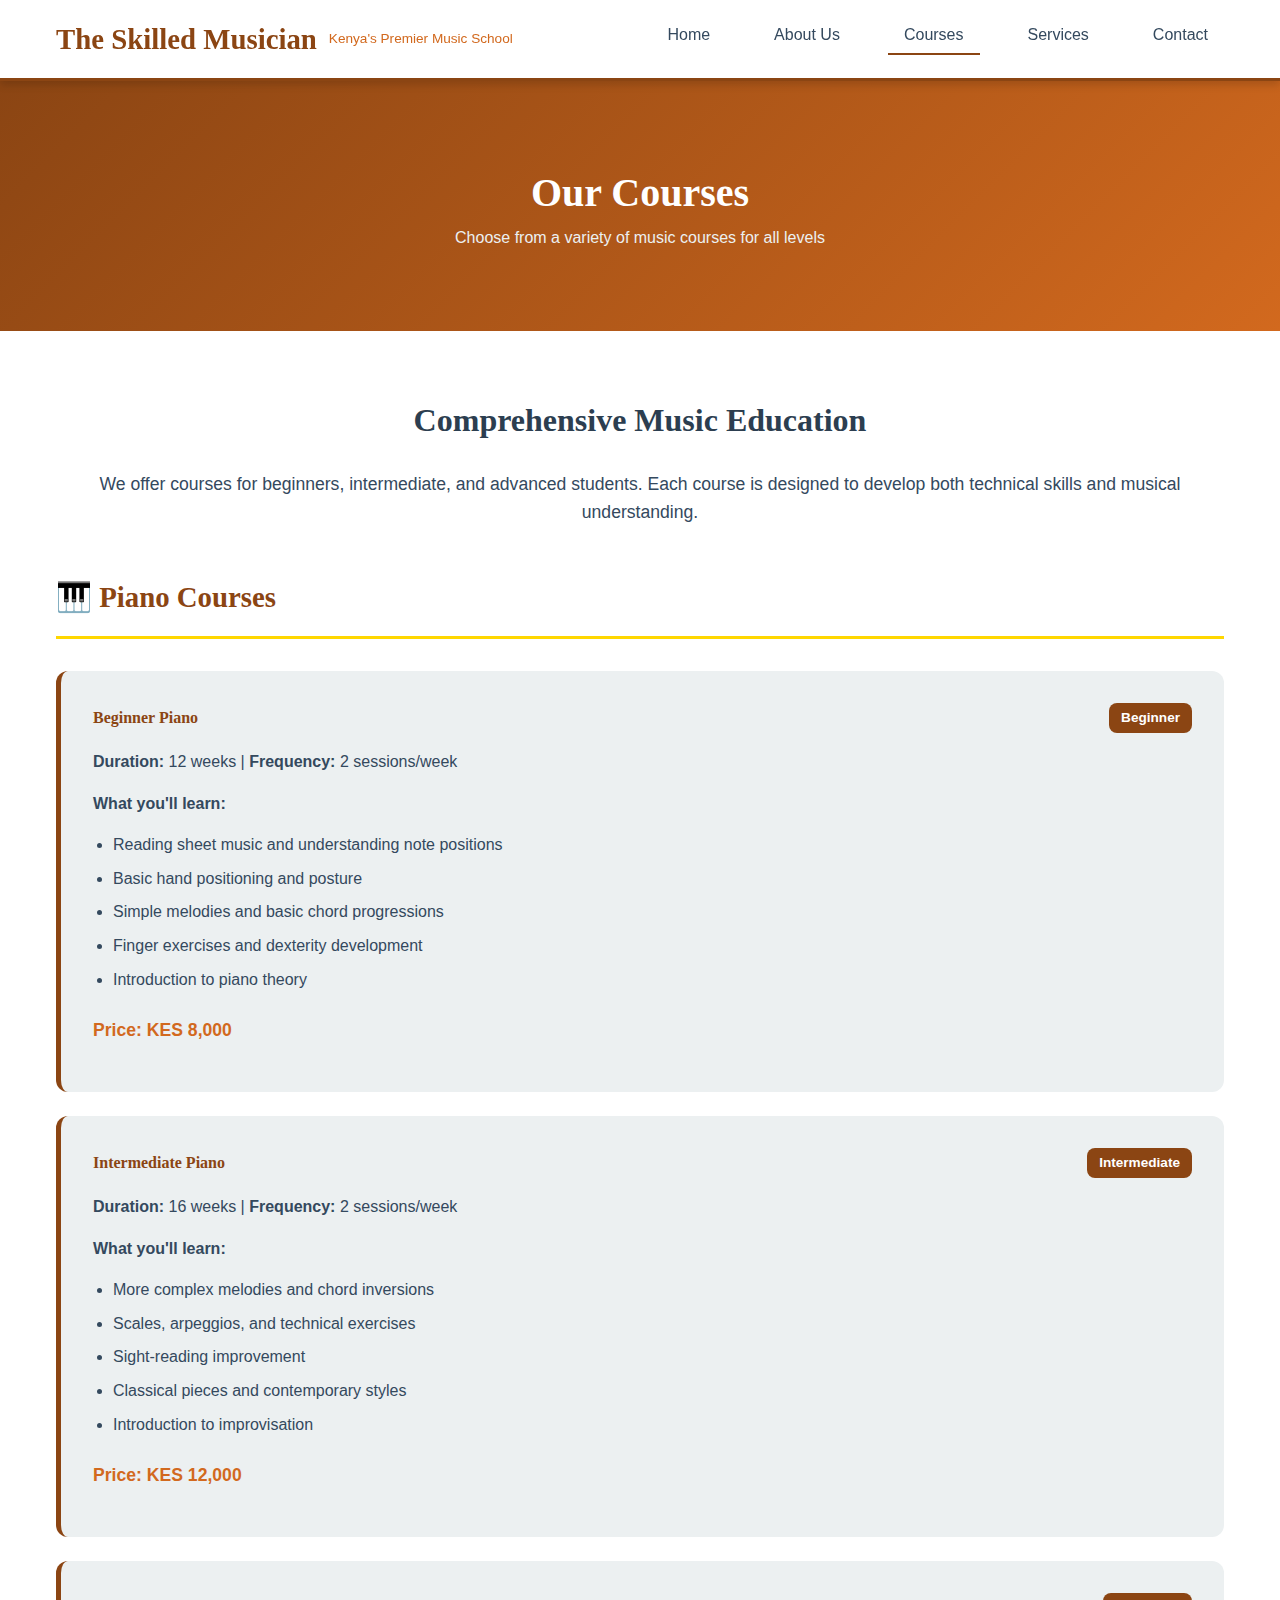
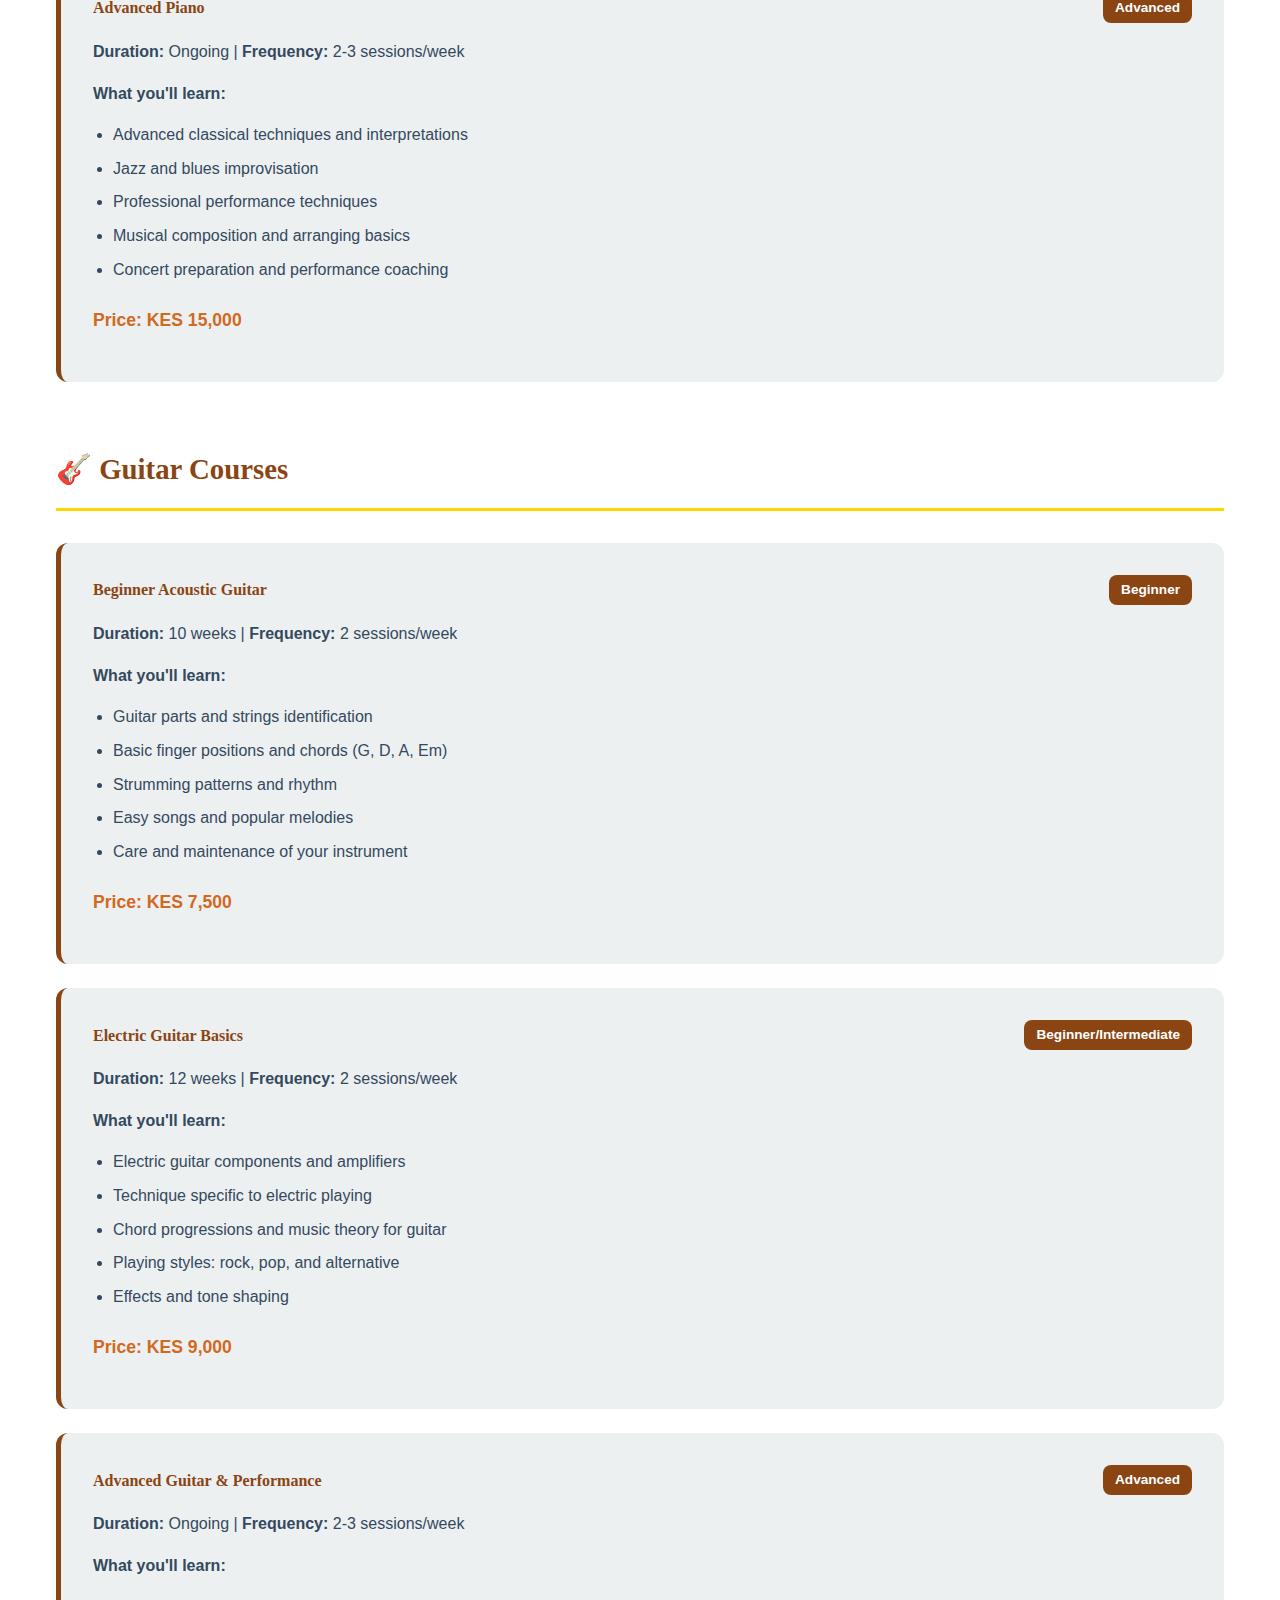
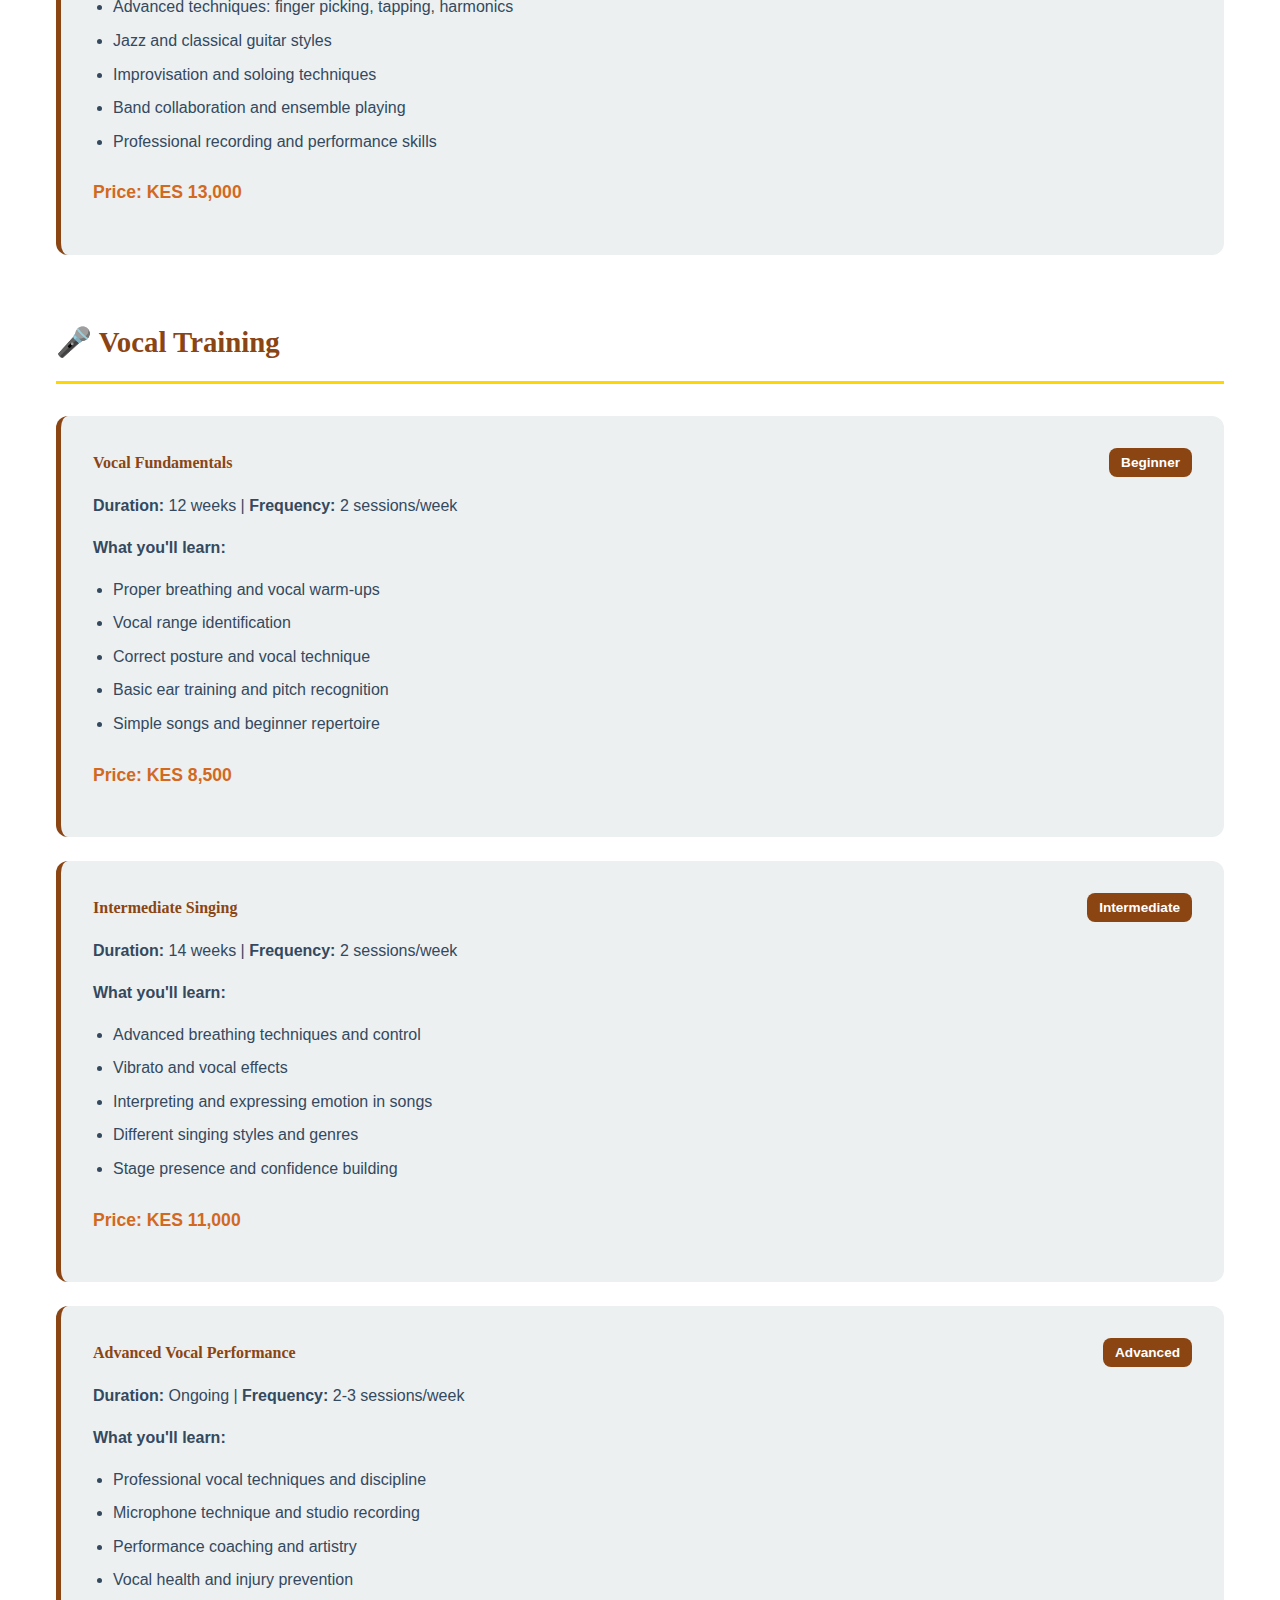
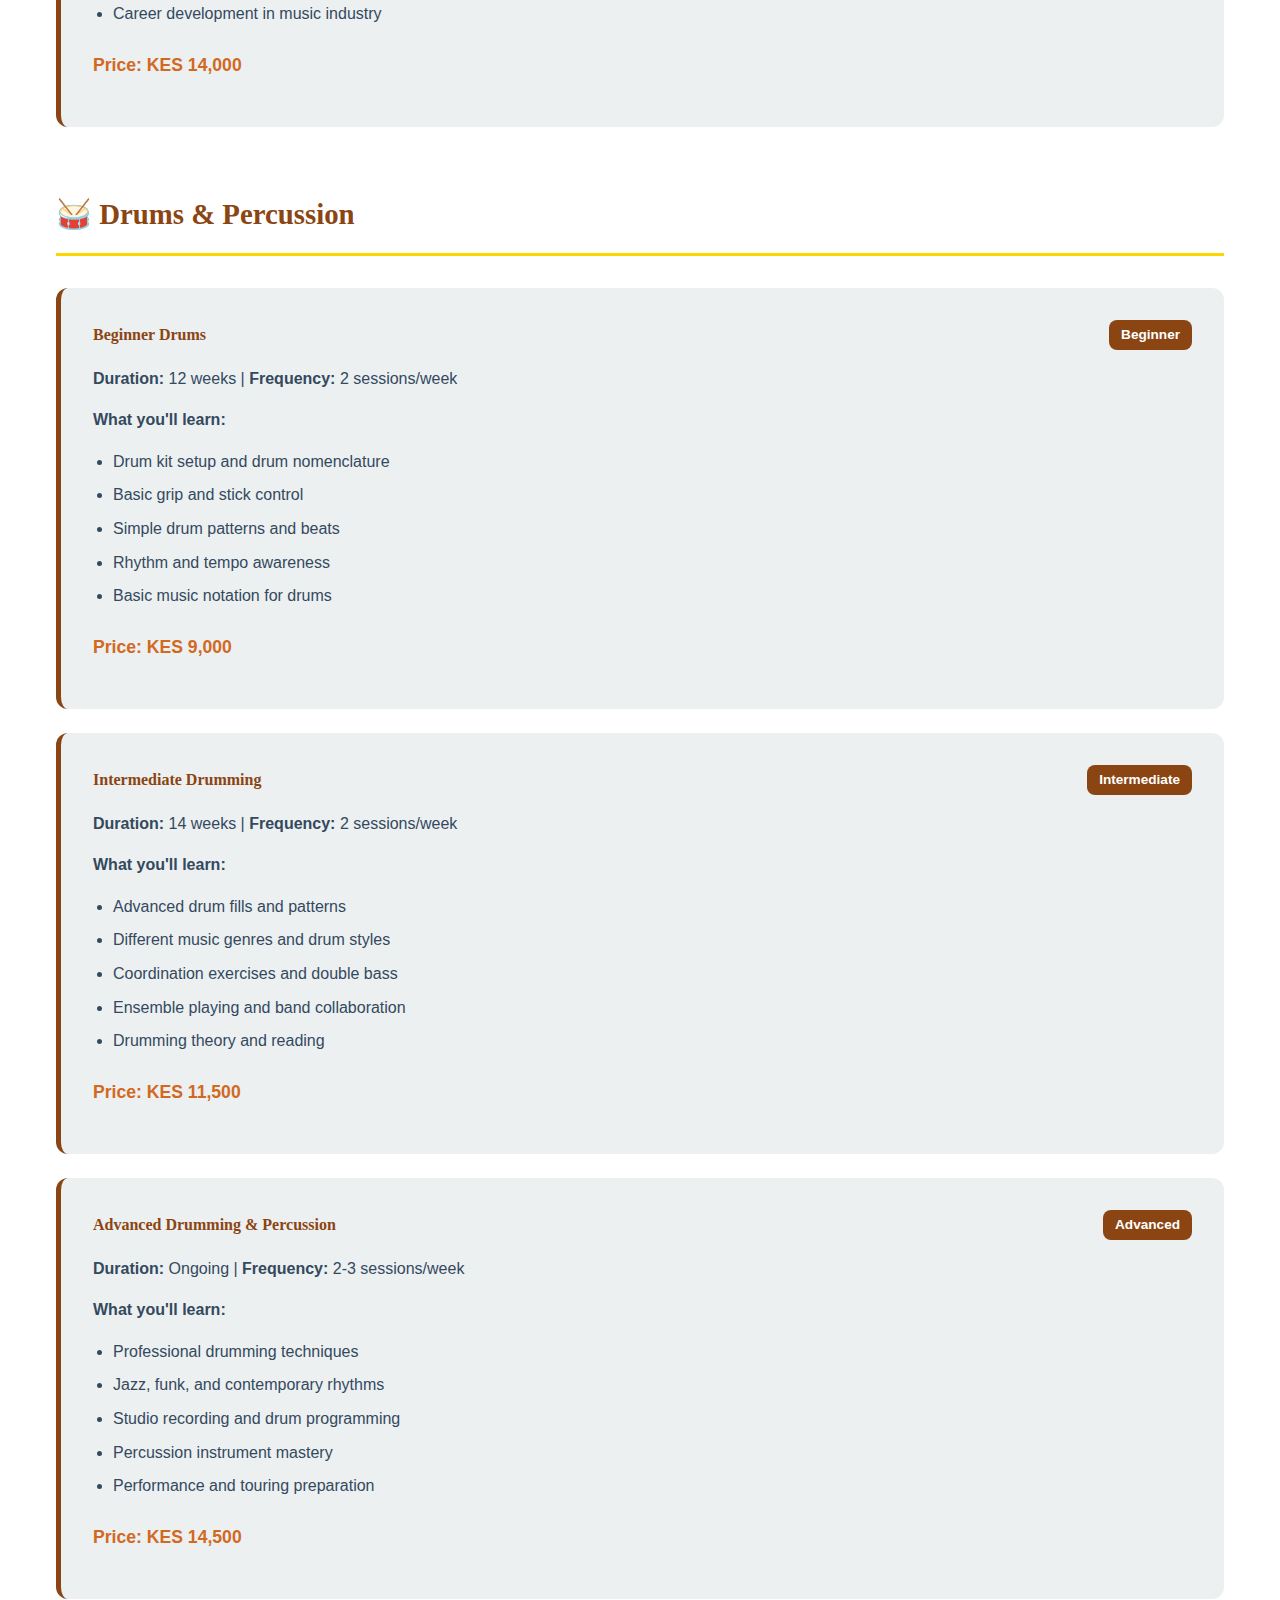
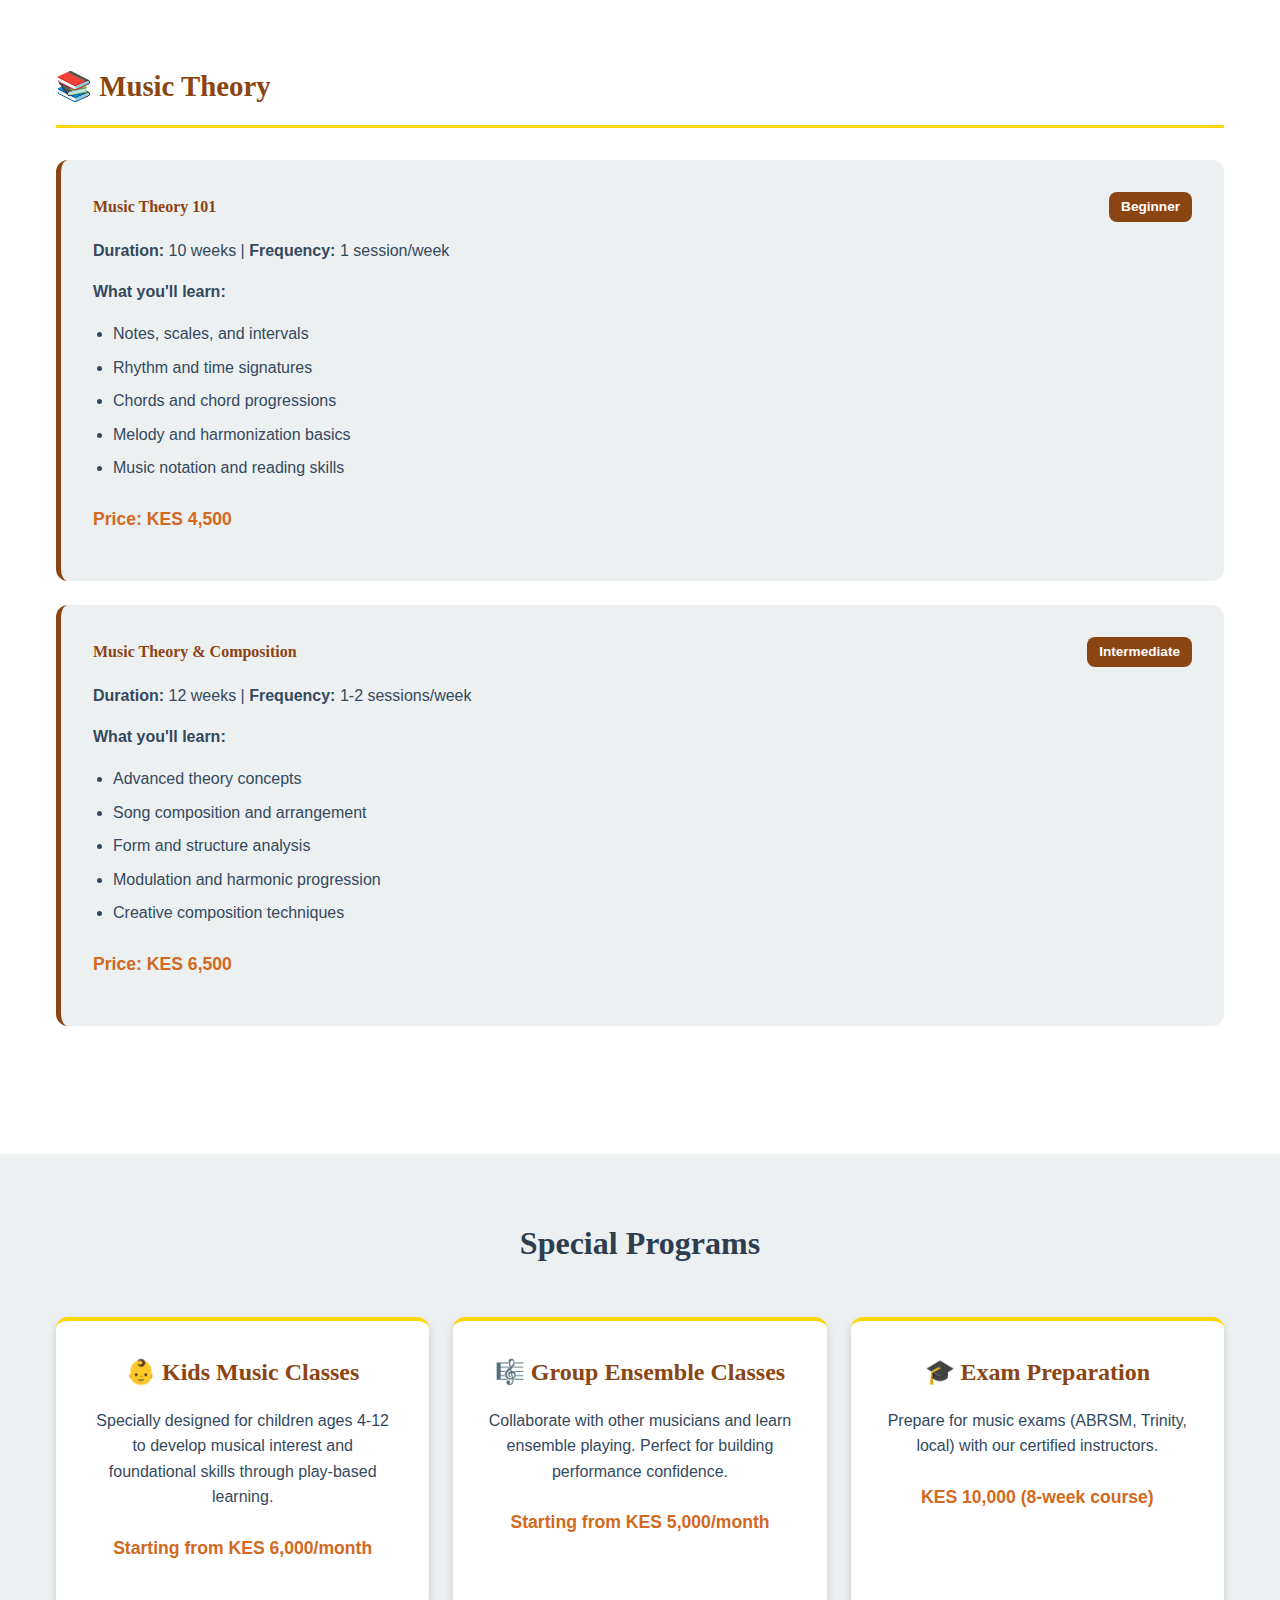
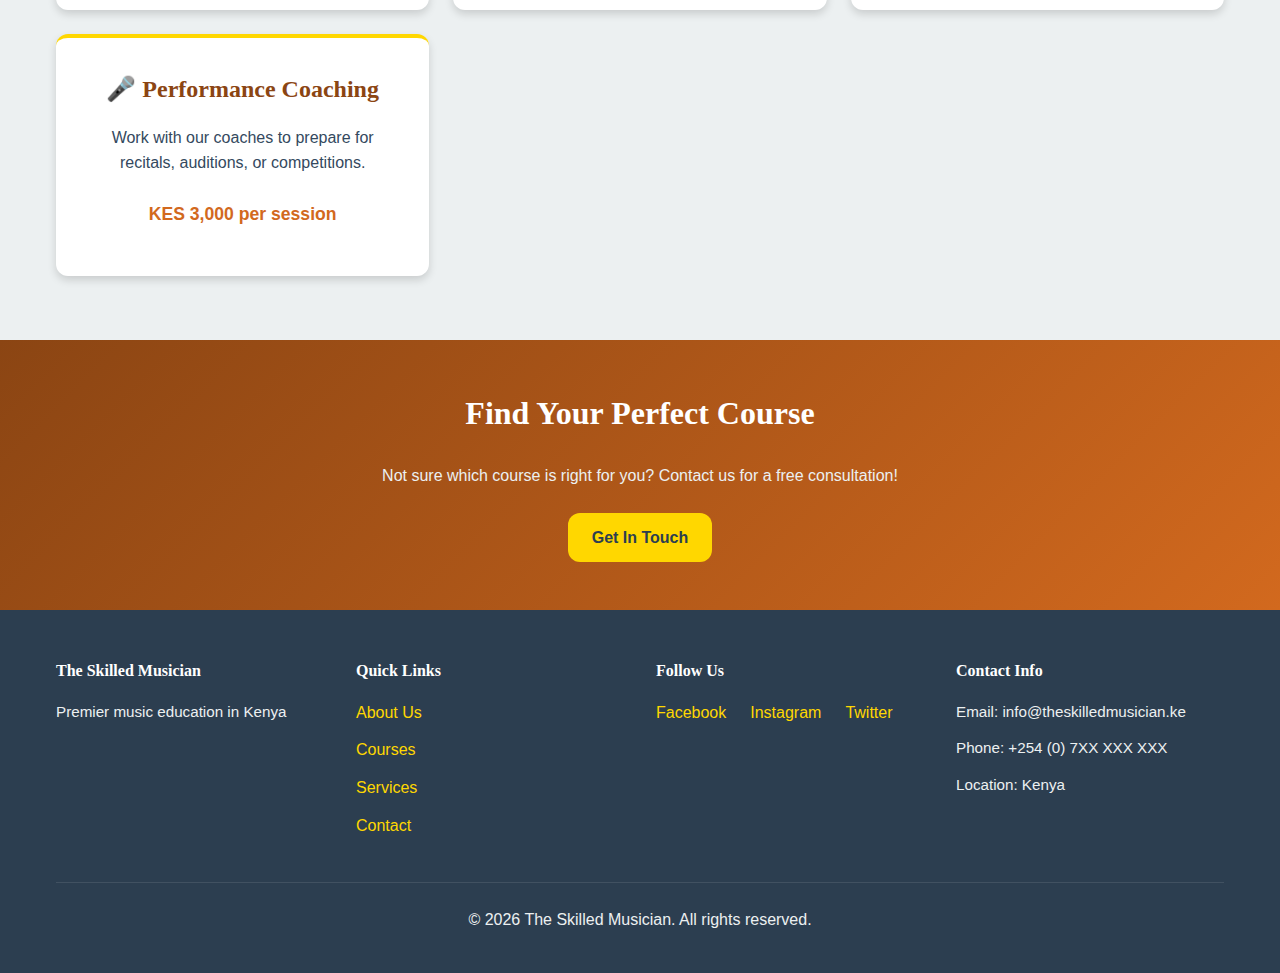
<file: The skilled musician/pages/courses.html>
<!DOCTYPE html>
<html lang="en">
<head>
    <meta charset="UTF-8">
    <meta name="viewport" content="width=device-width, initial-scale=1.0">
    <meta name="description" content="Explore our comprehensive music courses - Piano, Guitar, Vocals, Drums and more">
    <title>Courses - The Skilled Musician</title>
    <link rel="stylesheet" href="../css/styles.css">
</head>
<body>
    <!-- Navigation -->
    <nav class="navbar">
        <div class="nav-container">
            <div class="logo">
                <h1>The Skilled Musician</h1>
                <p class="tagline">Kenya's Premier Music School</p>
            </div>
            <ul class="nav-menu">
                <li><a href="../index.html">Home</a></li>
                <li><a href="about.html">About Us</a></li>
                <li><a href="courses.html" class="active">Courses</a></li>
                <li><a href="services.html">Services</a></li>
                <li><a href="contact.html">Contact</a></li>
            </ul>
            <div class="hamburger">
                <span></span>
                <span></span>
                <span></span>
            </div>
        </div>
    </nav>

    <!-- Page Header -->
    <section class="page-header">
        <div class="container">
            <h1>Our Courses</h1>
            <p>Choose from a variety of music courses for all levels</p>
        </div>
    </section>

    <!-- Courses Content -->
    <section class="courses-section">
        <div class="container">
            <h2>Comprehensive Music Education</h2>
            <p class="section-intro">We offer courses for beginners, intermediate, and advanced students. Each course is designed to develop both technical skills and musical understanding.</p>

            <!-- Piano Courses -->
            <div class="course-category">
                <h3>🎹 Piano Courses</h3>
                
                <div class="course-item">
                    <div class="course-header">
                        <h4>Beginner Piano</h4>
                        <span class="level">Beginner</span>
                    </div>
                    <p><strong>Duration:</strong> 12 weeks | <strong>Frequency:</strong> 2 sessions/week</p>
                    <p><strong>What you'll learn:</strong></p>
                    <ul>
                        <li>Reading sheet music and understanding note positions</li>
                        <li>Basic hand positioning and posture</li>
                        <li>Simple melodies and basic chord progressions</li>
                        <li>Finger exercises and dexterity development</li>
                        <li>Introduction to piano theory</li>
                    </ul>
                    <p class="price">Price: KES 8,000</p>
                </div>

                <div class="course-item">
                    <div class="course-header">
                        <h4>Intermediate Piano</h4>
                        <span class="level">Intermediate</span>
                    </div>
                    <p><strong>Duration:</strong> 16 weeks | <strong>Frequency:</strong> 2 sessions/week</p>
                    <p><strong>What you'll learn:</strong></p>
                    <ul>
                        <li>More complex melodies and chord inversions</li>
                        <li>Scales, arpeggios, and technical exercises</li>
                        <li>Sight-reading improvement</li>
                        <li>Classical pieces and contemporary styles</li>
                        <li>Introduction to improvisation</li>
                    </ul>
                    <p class="price">Price: KES 12,000</p>
                </div>

                <div class="course-item">
                    <div class="course-header">
                        <h4>Advanced Piano</h4>
                        <span class="level">Advanced</span>
                    </div>
                    <p><strong>Duration:</strong> Ongoing | <strong>Frequency:</strong> 2-3 sessions/week</p>
                    <p><strong>What you'll learn:</strong></p>
                    <ul>
                        <li>Advanced classical techniques and interpretations</li>
                        <li>Jazz and blues improvisation</li>
                        <li>Professional performance techniques</li>
                        <li>Musical composition and arranging basics</li>
                        <li>Concert preparation and performance coaching</li>
                    </ul>
                    <p class="price">Price: KES 15,000</p>
                </div>
            </div>

            <!-- Guitar Courses -->
            <div class="course-category">
                <h3>🎸 Guitar Courses</h3>
                
                <div class="course-item">
                    <div class="course-header">
                        <h4>Beginner Acoustic Guitar</h4>
                        <span class="level">Beginner</span>
                    </div>
                    <p><strong>Duration:</strong> 10 weeks | <strong>Frequency:</strong> 2 sessions/week</p>
                    <p><strong>What you'll learn:</strong></p>
                    <ul>
                        <li>Guitar parts and strings identification</li>
                        <li>Basic finger positions and chords (G, D, A, Em)</li>
                        <li>Strumming patterns and rhythm</li>
                        <li>Easy songs and popular melodies</li>
                        <li>Care and maintenance of your instrument</li>
                    </ul>
                    <p class="price">Price: KES 7,500</p>
                </div>

                <div class="course-item">
                    <div class="course-header">
                        <h4>Electric Guitar Basics</h4>
                        <span class="level">Beginner/Intermediate</span>
                    </div>
                    <p><strong>Duration:</strong> 12 weeks | <strong>Frequency:</strong> 2 sessions/week</p>
                    <p><strong>What you'll learn:</strong></p>
                    <ul>
                        <li>Electric guitar components and amplifiers</li>
                        <li>Technique specific to electric playing</li>
                        <li>Chord progressions and music theory for guitar</li>
                        <li>Playing styles: rock, pop, and alternative</li>
                        <li>Effects and tone shaping</li>
                    </ul>
                    <p class="price">Price: KES 9,000</p>
                </div>

                <div class="course-item">
                    <div class="course-header">
                        <h4>Advanced Guitar & Performance</h4>
                        <span class="level">Advanced</span>
                    </div>
                    <p><strong>Duration:</strong> Ongoing | <strong>Frequency:</strong> 2-3 sessions/week</p>
                    <p><strong>What you'll learn:</strong></p>
                    <ul>
                        <li>Advanced techniques: finger picking, tapping, harmonics</li>
                        <li>Jazz and classical guitar styles</li>
                        <li>Improvisation and soloing techniques</li>
                        <li>Band collaboration and ensemble playing</li>
                        <li>Professional recording and performance skills</li>
                    </ul>
                    <p class="price">Price: KES 13,000</p>
                </div>
            </div>

            <!-- Vocal Training -->
            <div class="course-category">
                <h3>🎤 Vocal Training</h3>
                
                <div class="course-item">
                    <div class="course-header">
                        <h4>Vocal Fundamentals</h4>
                        <span class="level">Beginner</span>
                    </div>
                    <p><strong>Duration:</strong> 12 weeks | <strong>Frequency:</strong> 2 sessions/week</p>
                    <p><strong>What you'll learn:</strong></p>
                    <ul>
                        <li>Proper breathing and vocal warm-ups</li>
                        <li>Vocal range identification</li>
                        <li>Correct posture and vocal technique</li>
                        <li>Basic ear training and pitch recognition</li>
                        <li>Simple songs and beginner repertoire</li>
                    </ul>
                    <p class="price">Price: KES 8,500</p>
                </div>

                <div class="course-item">
                    <div class="course-header">
                        <h4>Intermediate Singing</h4>
                        <span class="level">Intermediate</span>
                    </div>
                    <p><strong>Duration:</strong> 14 weeks | <strong>Frequency:</strong> 2 sessions/week</p>
                    <p><strong>What you'll learn:</strong></p>
                    <ul>
                        <li>Advanced breathing techniques and control</li>
                        <li>Vibrato and vocal effects</li>
                        <li>Interpreting and expressing emotion in songs</li>
                        <li>Different singing styles and genres</li>
                        <li>Stage presence and confidence building</li>
                    </ul>
                    <p class="price">Price: KES 11,000</p>
                </div>

                <div class="course-item">
                    <div class="course-header">
                        <h4>Advanced Vocal Performance</h4>
                        <span class="level">Advanced</span>
                    </div>
                    <p><strong>Duration:</strong> Ongoing | <strong>Frequency:</strong> 2-3 sessions/week</p>
                    <p><strong>What you'll learn:</strong></p>
                    <ul>
                        <li>Professional vocal techniques and discipline</li>
                        <li>Microphone technique and studio recording</li>
                        <li>Performance coaching and artistry</li>
                        <li>Vocal health and injury prevention</li>
                        <li>Career development in music industry</li>
                    </ul>
                    <p class="price">Price: KES 14,000</p>
                </div>
            </div>

            <!-- Drums & Percussion -->
            <div class="course-category">
                <h3>🥁 Drums & Percussion</h3>
                
                <div class="course-item">
                    <div class="course-header">
                        <h4>Beginner Drums</h4>
                        <span class="level">Beginner</span>
                    </div>
                    <p><strong>Duration:</strong> 12 weeks | <strong>Frequency:</strong> 2 sessions/week</p>
                    <p><strong>What you'll learn:</strong></p>
                    <ul>
                        <li>Drum kit setup and drum nomenclature</li>
                        <li>Basic grip and stick control</li>
                        <li>Simple drum patterns and beats</li>
                        <li>Rhythm and tempo awareness</li>
                        <li>Basic music notation for drums</li>
                    </ul>
                    <p class="price">Price: KES 9,000</p>
                </div>

                <div class="course-item">
                    <div class="course-header">
                        <h4>Intermediate Drumming</h4>
                        <span class="level">Intermediate</span>
                    </div>
                    <p><strong>Duration:</strong> 14 weeks | <strong>Frequency:</strong> 2 sessions/week</p>
                    <p><strong>What you'll learn:</strong></p>
                    <ul>
                        <li>Advanced drum fills and patterns</li>
                        <li>Different music genres and drum styles</li>
                        <li>Coordination exercises and double bass</li>
                        <li>Ensemble playing and band collaboration</li>
                        <li>Drumming theory and reading</li>
                    </ul>
                    <p class="price">Price: KES 11,500</p>
                </div>

                <div class="course-item">
                    <div class="course-header">
                        <h4>Advanced Drumming & Percussion</h4>
                        <span class="level">Advanced</span>
                    </div>
                    <p><strong>Duration:</strong> Ongoing | <strong>Frequency:</strong> 2-3 sessions/week</p>
                    <p><strong>What you'll learn:</strong></p>
                    <ul>
                        <li>Professional drumming techniques</li>
                        <li>Jazz, funk, and contemporary rhythms</li>
                        <li>Studio recording and drum programming</li>
                        <li>Percussion instrument mastery</li>
                        <li>Performance and touring preparation</li>
                    </ul>
                    <p class="price">Price: KES 14,500</p>
                </div>
            </div>

            <!-- Music Theory -->
            <div class="course-category">
                <h3>📚 Music Theory</h3>
                
                <div class="course-item">
                    <div class="course-header">
                        <h4>Music Theory 101</h4>
                        <span class="level">Beginner</span>
                    </div>
                    <p><strong>Duration:</strong> 10 weeks | <strong>Frequency:</strong> 1 session/week</p>
                    <p><strong>What you'll learn:</strong></p>
                    <ul>
                        <li>Notes, scales, and intervals</li>
                        <li>Rhythm and time signatures</li>
                        <li>Chords and chord progressions</li>
                        <li>Melody and harmonization basics</li>
                        <li>Music notation and reading skills</li>
                    </ul>
                    <p class="price">Price: KES 4,500</p>
                </div>

                <div class="course-item">
                    <div class="course-header">
                        <h4>Music Theory & Composition</h4>
                        <span class="level">Intermediate</span>
                    </div>
                    <p><strong>Duration:</strong> 12 weeks | <strong>Frequency:</strong> 1-2 sessions/week</p>
                    <p><strong>What you'll learn:</strong></p>
                    <ul>
                        <li>Advanced theory concepts</li>
                        <li>Song composition and arrangement</li>
                        <li>Form and structure analysis</li>
                        <li>Modulation and harmonic progression</li>
                        <li>Creative composition techniques</li>
                    </ul>
                    <p class="price">Price: KES 6,500</p>
                </div>
            </div>

        </div>
    </section>

    <!-- Special Programs -->
    <section class="special-programs">
        <div class="container">
            <h2>Special Programs</h2>
            
            <div class="programs-grid">
                <div class="program-card">
                    <h3>👶 Kids Music Classes</h3>
                    <p>Specially designed for children ages 4-12 to develop musical interest and foundational skills through play-based learning.</p>
                    <p class="price">Starting from KES 6,000/month</p>
                </div>
                
                <div class="program-card">
                    <h3>🎼 Group Ensemble Classes</h3>
                    <p>Collaborate with other musicians and learn ensemble playing. Perfect for building performance confidence.</p>
                    <p class="price">Starting from KES 5,000/month</p>
                </div>
                
                <div class="program-card">
                    <h3>🎓 Exam Preparation</h3>
                    <p>Prepare for music exams (ABRSM, Trinity, local) with our certified instructors.</p>
                    <p class="price">KES 10,000 (8-week course)</p>
                </div>
                
                <div class="program-card">
                    <h3>🎤 Performance Coaching</h3>
                    <p>Work with our coaches to prepare for recitals, auditions, or competitions.</p>
                    <p class="price">KES 3,000 per session</p>
                </div>
            </div>
        </div>
    </section>

    <!-- CTA -->
    <section class="cta">
        <div class="container">
            <h2>Find Your Perfect Course</h2>
            <p>Not sure which course is right for you? Contact us for a free consultation!</p>
            <a href="contact.html" class="btn btn-secondary">Get In Touch</a>
        </div>
    </section>

    <!-- Footer -->
    <footer class="footer">
        <div class="container">
            <div class="footer-content">
                <div class="footer-section">
                    <h4>The Skilled Musician</h4>
                    <p>Premier music education in Kenya</p>
                </div>
                <div class="footer-section">
                    <h4>Quick Links</h4>
                    <ul>
                        <li><a href="about.html">About Us</a></li>
                        <li><a href="courses.html">Courses</a></li>
                        <li><a href="services.html">Services</a></li>
                        <li><a href="contact.html">Contact</a></li>
                    </ul>
                </div>
                <div class="footer-section">
                    <h4>Follow Us</h4>
                    <div class="social-links">
                        <a href="#" target="_blank">Facebook</a>
                        <a href="#" target="_blank">Instagram</a>
                        <a href="#" target="_blank">Twitter</a>
                    </div>
                </div>
                <div class="footer-section">
                    <h4>Contact Info</h4>
                    <p>Email: info@theskilledmusician.ke</p>
                    <p>Phone: +254 (0) 7XX XXX XXX</p>
                    <p>Location: Kenya</p>
                </div>
            </div>
            <div class="footer-bottom">
                <p>&copy; 2026 The Skilled Musician. All rights reserved.</p>
            </div>
        </div>
    </footer>

    <script src="../js/script.js"></script>
</body>
</html>
</file>
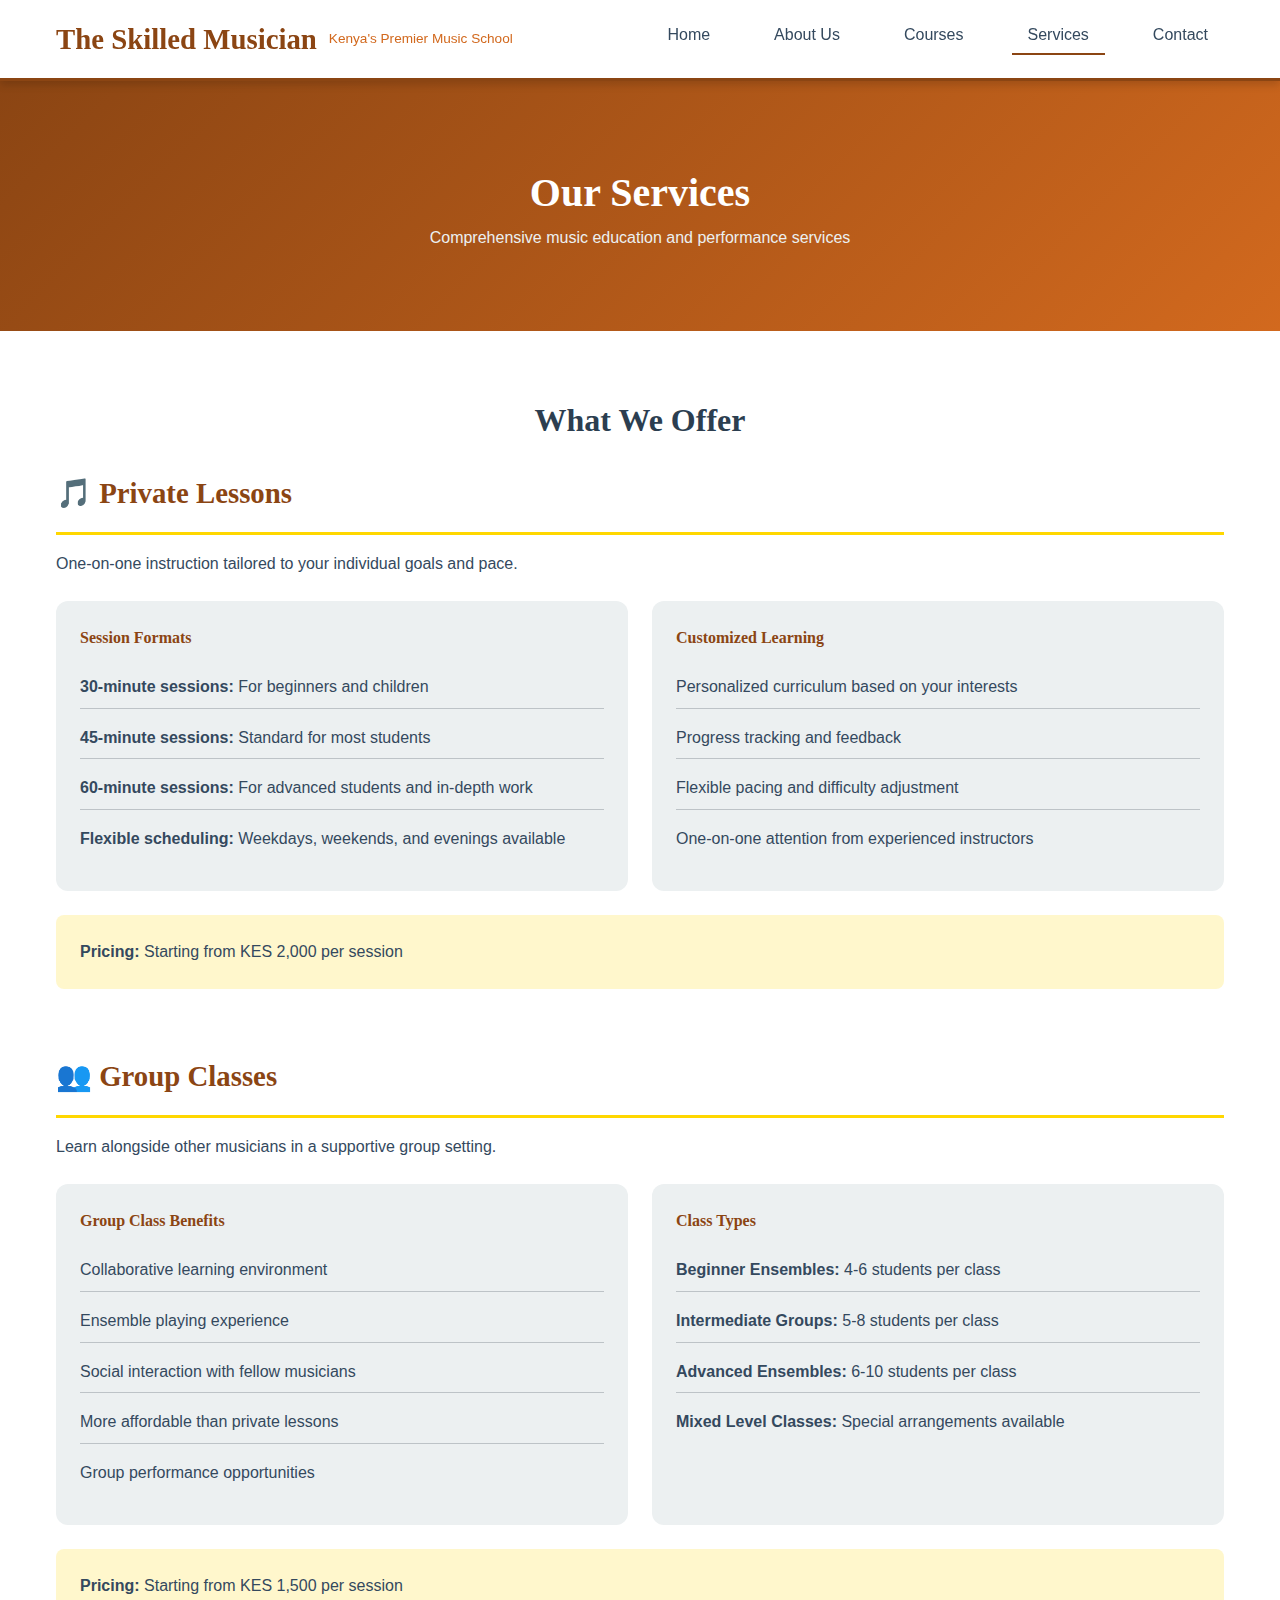
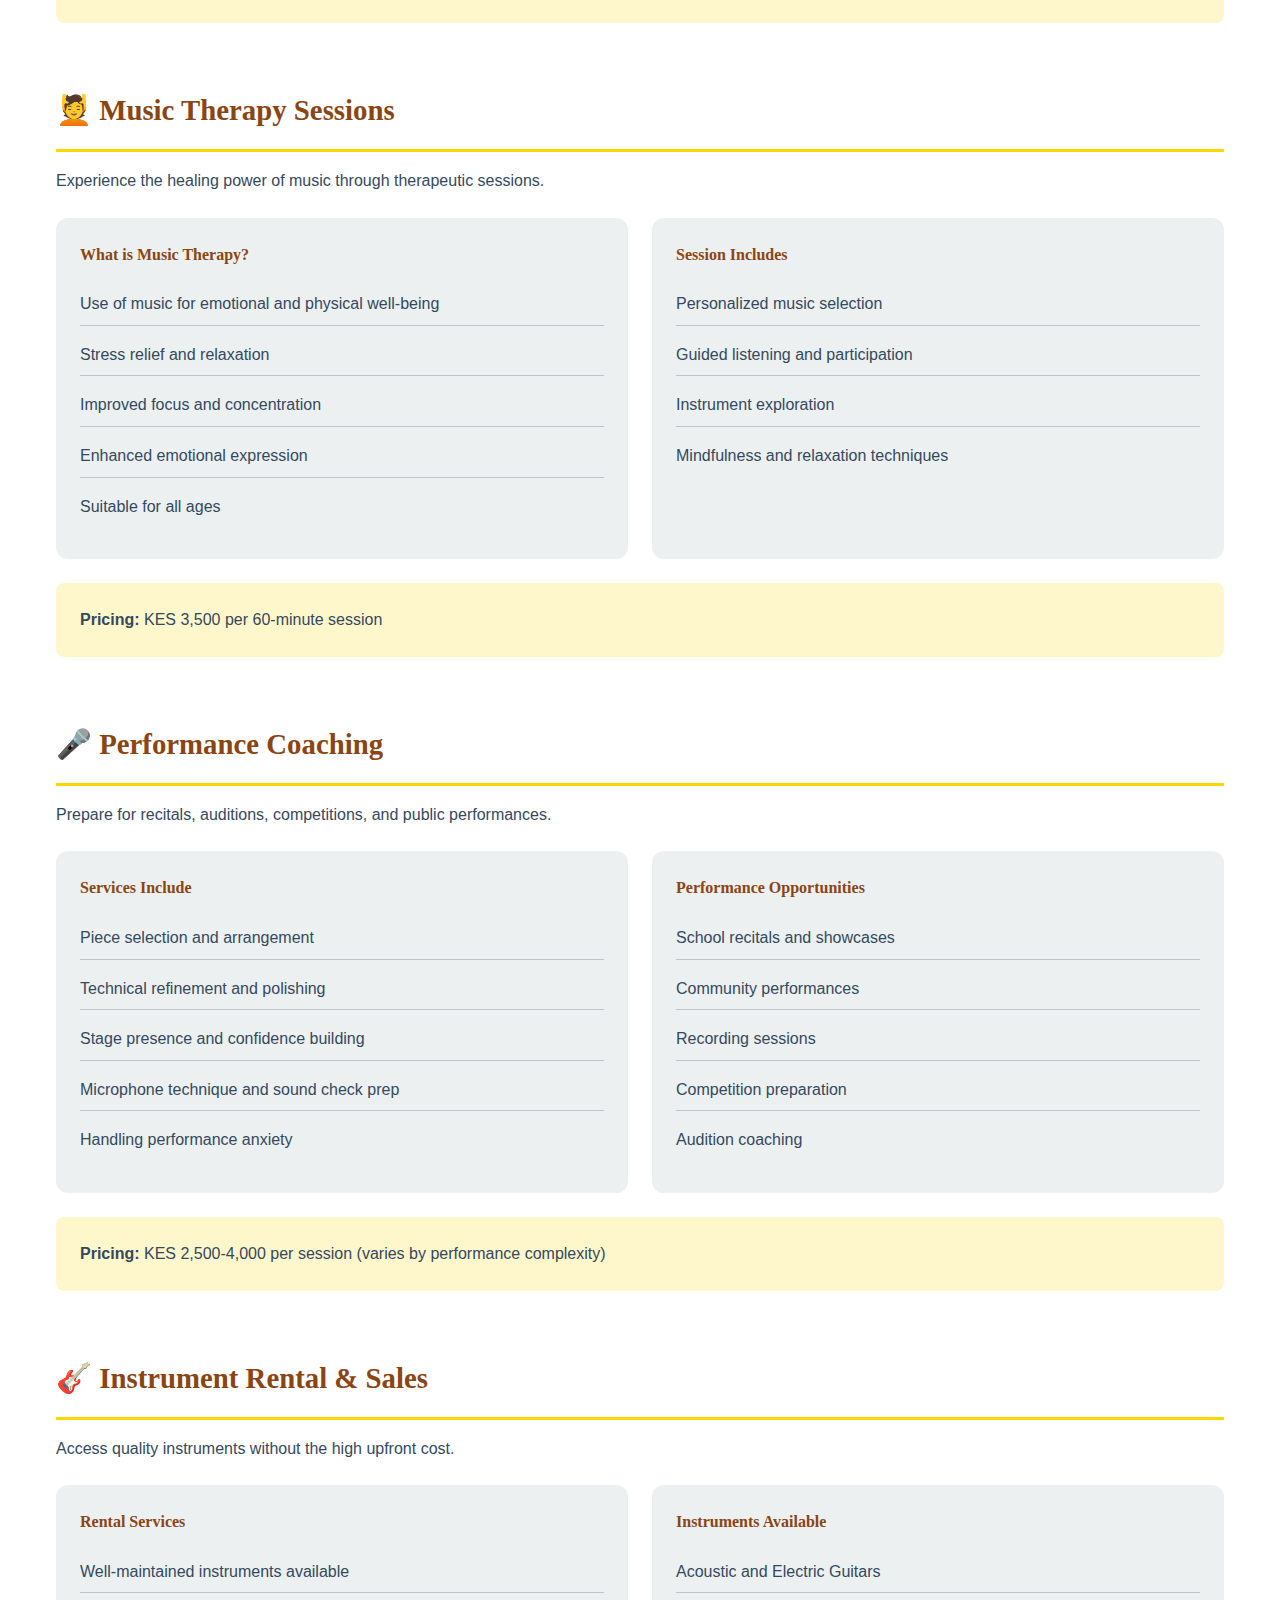
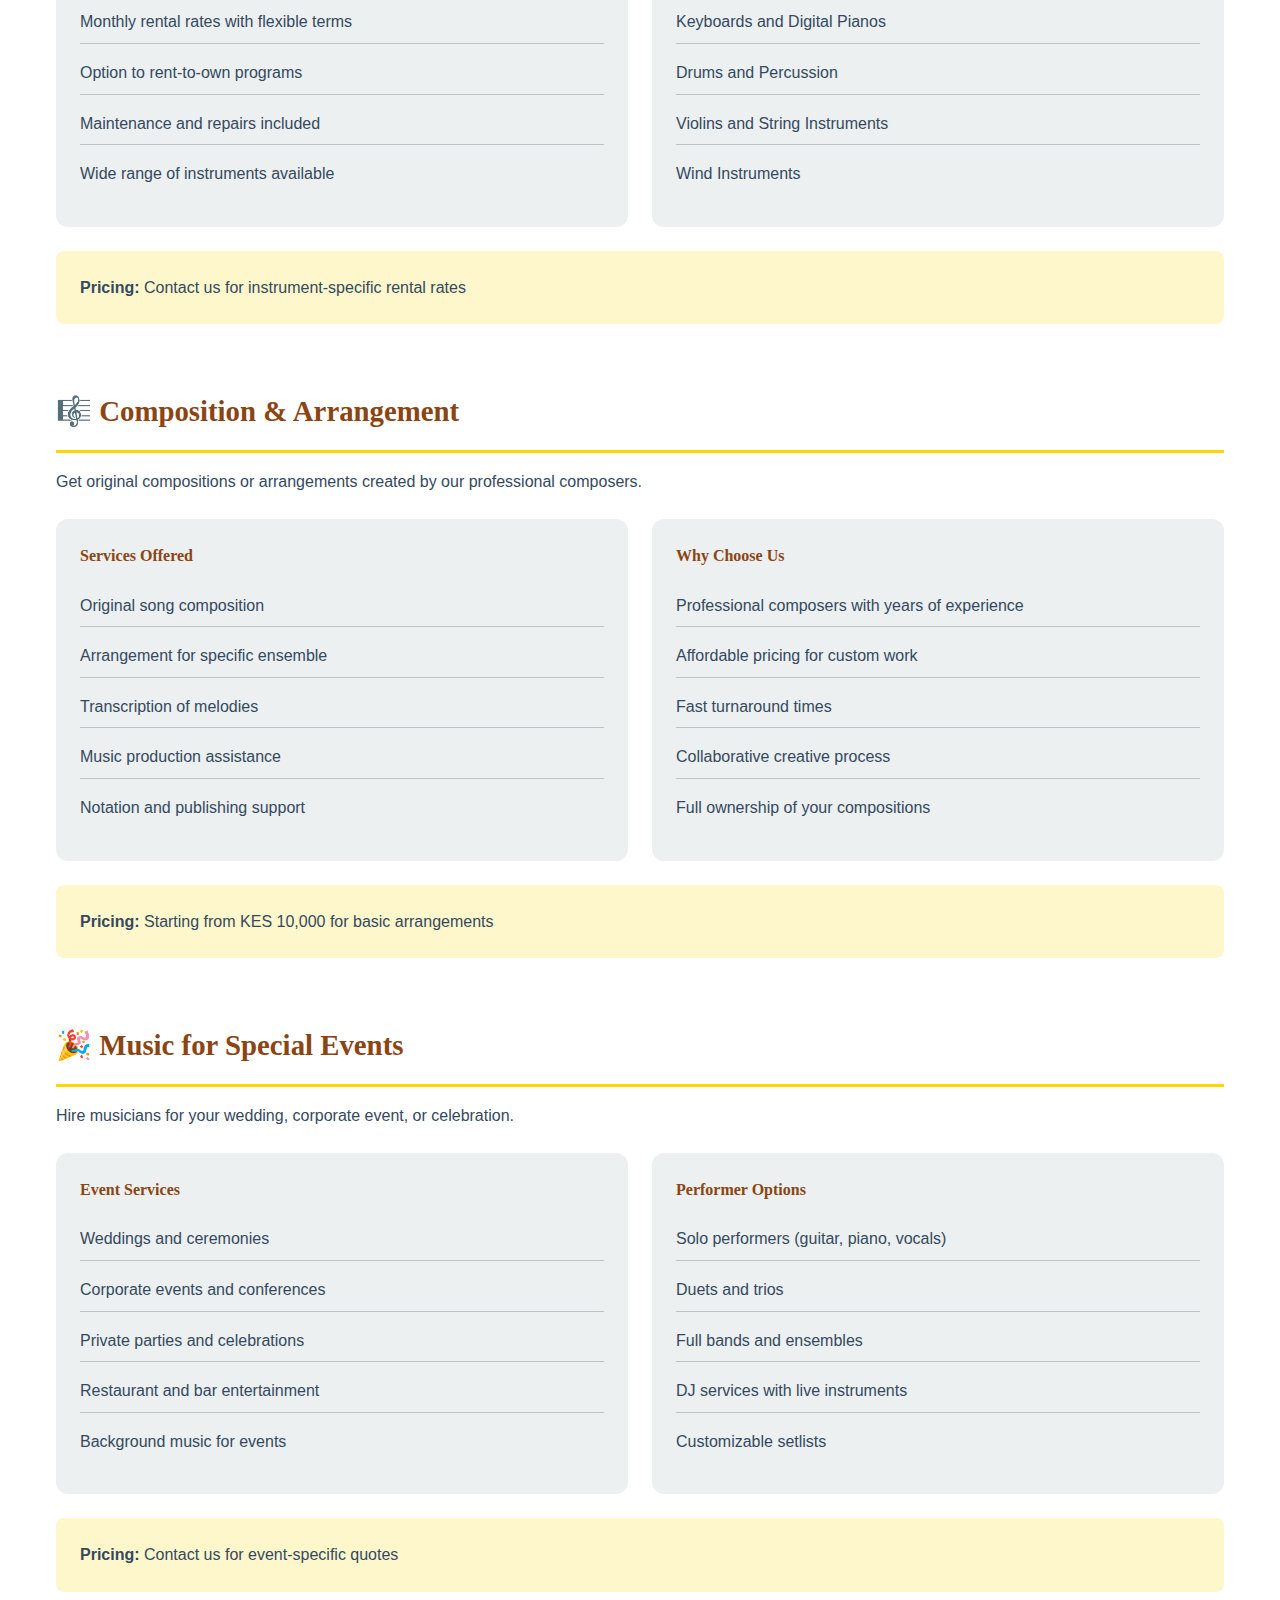
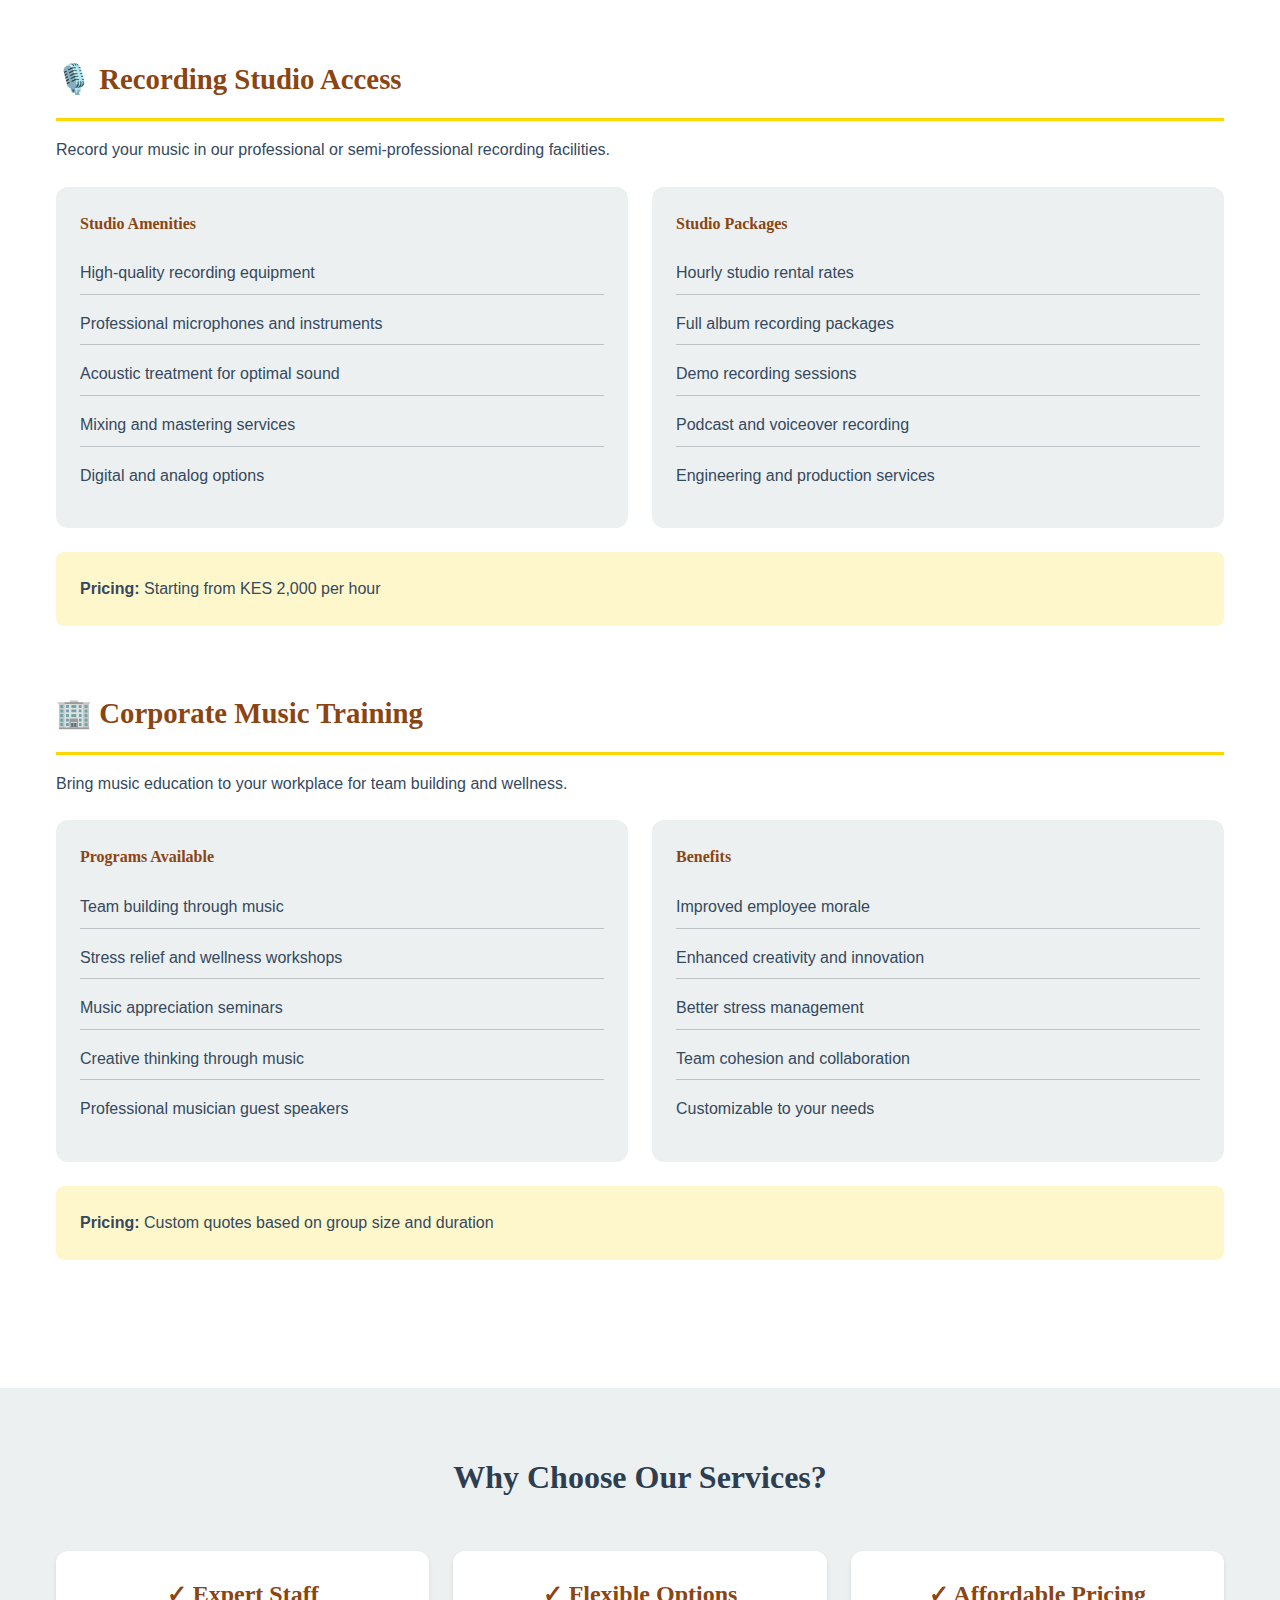
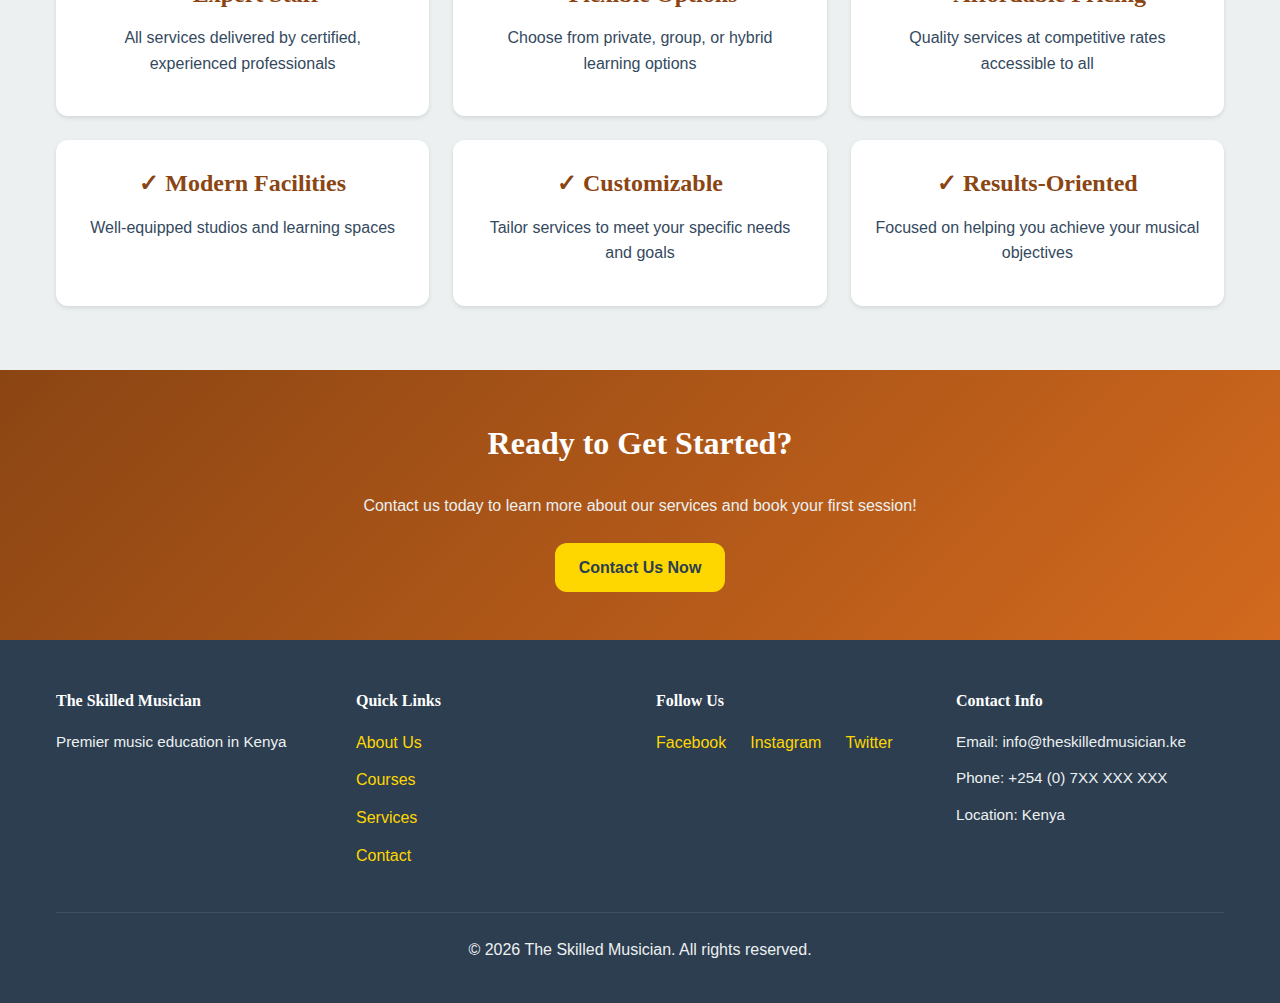
<file: The skilled musician/pages/services.html>
<!DOCTYPE html>
<html lang="en">
<head>
    <meta charset="UTF-8">
    <meta name="viewport" content="width=device-width, initial-scale=1.0">
    <meta name="description" content="Our services - Private lessons, group classes, performances, and more">
    <title>Services - The Skilled Musician</title>
    <link rel="stylesheet" href="../css/styles.css">
</head>
<body>
    <!-- Navigation -->
    <nav class="navbar">
        <div class="nav-container">
            <div class="logo">
                <h1>The Skilled Musician</h1>
                <p class="tagline">Kenya's Premier Music School</p>
            </div>
            <ul class="nav-menu">
                <li><a href="../index.html">Home</a></li>
                <li><a href="about.html">About Us</a></li>
                <li><a href="courses.html">Courses</a></li>
                <li><a href="services.html" class="active">Services</a></li>
                <li><a href="contact.html">Contact</a></li>
            </ul>
            <div class="hamburger">
                <span></span>
                <span></span>
                <span></span>
            </div>
        </div>
    </nav>

    <!-- Page Header -->
    <section class="page-header">
        <div class="container">
            <h1>Our Services</h1>
            <p>Comprehensive music education and performance services</p>
        </div>
    </section>

    <!-- Services Content -->
    <section class="services-section">
        <div class="container">
            <h2>What We Offer</h2>

            <!-- Private Lessons -->
            <div class="service-category">
                <h3>🎵 Private Lessons</h3>
                <p>One-on-one instruction tailored to your individual goals and pace.</p>
                
                <div class="service-details">
                    <div class="detail-box">
                        <h4>Session Formats</h4>
                        <ul>
                            <li><strong>30-minute sessions:</strong> For beginners and children</li>
                            <li><strong>45-minute sessions:</strong> Standard for most students</li>
                            <li><strong>60-minute sessions:</strong> For advanced students and in-depth work</li>
                            <li><strong>Flexible scheduling:</strong> Weekdays, weekends, and evenings available</li>
                        </ul>
                    </div>
                    <div class="detail-box">
                        <h4>Customized Learning</h4>
                        <ul>
                            <li>Personalized curriculum based on your interests</li>
                            <li>Progress tracking and feedback</li>
                            <li>Flexible pacing and difficulty adjustment</li>
                            <li>One-on-one attention from experienced instructors</li>
                        </ul>
                    </div>
                </div>
                <p class="pricing"><strong>Pricing:</strong> Starting from KES 2,000 per session</p>
            </div>

            <!-- Group Classes -->
            <div class="service-category">
                <h3>👥 Group Classes</h3>
                <p>Learn alongside other musicians in a supportive group setting.</p>
                
                <div class="service-details">
                    <div class="detail-box">
                        <h4>Group Class Benefits</h4>
                        <ul>
                            <li>Collaborative learning environment</li>
                            <li>Ensemble playing experience</li>
                            <li>Social interaction with fellow musicians</li>
                            <li>More affordable than private lessons</li>
                            <li>Group performance opportunities</li>
                        </ul>
                    </div>
                    <div class="detail-box">
                        <h4>Class Types</h4>
                        <ul>
                            <li><strong>Beginner Ensembles:</strong> 4-6 students per class</li>
                            <li><strong>Intermediate Groups:</strong> 5-8 students per class</li>
                            <li><strong>Advanced Ensembles:</strong> 6-10 students per class</li>
                            <li><strong>Mixed Level Classes:</strong> Special arrangements available</li>
                        </ul>
                    </div>
                </div>
                <p class="pricing"><strong>Pricing:</strong> Starting from KES 1,500 per session</p>
            </div>

            <!-- Music Therapy -->
            <div class="service-category">
                <h3>💆 Music Therapy Sessions</h3>
                <p>Experience the healing power of music through therapeutic sessions.</p>
                
                <div class="service-details">
                    <div class="detail-box">
                        <h4>What is Music Therapy?</h4>
                        <ul>
                            <li>Use of music for emotional and physical well-being</li>
                            <li>Stress relief and relaxation</li>
                            <li>Improved focus and concentration</li>
                            <li>Enhanced emotional expression</li>
                            <li>Suitable for all ages</li>
                        </ul>
                    </div>
                    <div class="detail-box">
                        <h4>Session Includes</h4>
                        <ul>
                            <li>Personalized music selection</li>
                            <li>Guided listening and participation</li>
                            <li>Instrument exploration</li>
                            <li>Mindfulness and relaxation techniques</li>
                        </ul>
                    </div>
                </div>
                <p class="pricing"><strong>Pricing:</strong> KES 3,500 per 60-minute session</p>
            </div>

            <!-- Performance Coaching -->
            <div class="service-category">
                <h3>🎤 Performance Coaching</h3>
                <p>Prepare for recitals, auditions, competitions, and public performances.</p>
                
                <div class="service-details">
                    <div class="detail-box">
                        <h4>Services Include</h4>
                        <ul>
                            <li>Piece selection and arrangement</li>
                            <li>Technical refinement and polishing</li>
                            <li>Stage presence and confidence building</li>
                            <li>Microphone technique and sound check prep</li>
                            <li>Handling performance anxiety</li>
                        </ul>
                    </div>
                    <div class="detail-box">
                        <h4>Performance Opportunities</h4>
                        <ul>
                            <li>School recitals and showcases</li>
                            <li>Community performances</li>
                            <li>Recording sessions</li>
                            <li>Competition preparation</li>
                            <li>Audition coaching</li>
                        </ul>
                    </div>
                </div>
                <p class="pricing"><strong>Pricing:</strong> KES 2,500-4,000 per session (varies by performance complexity)</p>
            </div>

            <!-- Instrument Rental -->
            <div class="service-category">
                <h3>🎸 Instrument Rental & Sales</h3>
                <p>Access quality instruments without the high upfront cost.</p>
                
                <div class="service-details">
                    <div class="detail-box">
                        <h4>Rental Services</h4>
                        <ul>
                            <li>Well-maintained instruments available</li>
                            <li>Monthly rental rates with flexible terms</li>
                            <li>Option to rent-to-own programs</li>
                            <li>Maintenance and repairs included</li>
                            <li>Wide range of instruments available</li>
                        </ul>
                    </div>
                    <div class="detail-box">
                        <h4>Instruments Available</h4>
                        <ul>
                            <li>Acoustic and Electric Guitars</li>
                            <li>Keyboards and Digital Pianos</li>
                            <li>Drums and Percussion</li>
                            <li>Violins and String Instruments</li>
                            <li>Wind Instruments</li>
                        </ul>
                    </div>
                </div>
                <p class="pricing"><strong>Pricing:</strong> Contact us for instrument-specific rental rates</p>
            </div>

            <!-- Music Composition -->
            <div class="service-category">
                <h3>🎼 Composition & Arrangement</h3>
                <p>Get original compositions or arrangements created by our professional composers.</p>
                
                <div class="service-details">
                    <div class="detail-box">
                        <h4>Services Offered</h4>
                        <ul>
                            <li>Original song composition</li>
                            <li>Arrangement for specific ensemble</li>
                            <li>Transcription of melodies</li>
                            <li>Music production assistance</li>
                            <li>Notation and publishing support</li>
                        </ul>
                    </div>
                    <div class="detail-box">
                        <h4>Why Choose Us</h4>
                        <ul>
                            <li>Professional composers with years of experience</li>
                            <li>Affordable pricing for custom work</li>
                            <li>Fast turnaround times</li>
                            <li>Collaborative creative process</li>
                            <li>Full ownership of your compositions</li>
                        </ul>
                    </div>
                </div>
                <p class="pricing"><strong>Pricing:</strong> Starting from KES 10,000 for basic arrangements</p>
            </div>

            <!-- Special Events -->
            <div class="service-category">
                <h3>🎉 Music for Special Events</h3>
                <p>Hire musicians for your wedding, corporate event, or celebration.</p>
                
                <div class="service-details">
                    <div class="detail-box">
                        <h4>Event Services</h4>
                        <ul>
                            <li>Weddings and ceremonies</li>
                            <li>Corporate events and conferences</li>
                            <li>Private parties and celebrations</li>
                            <li>Restaurant and bar entertainment</li>
                            <li>Background music for events</li>
                        </ul>
                    </div>
                    <div class="detail-box">
                        <h4>Performer Options</h4>
                        <ul>
                            <li>Solo performers (guitar, piano, vocals)</li>
                            <li>Duets and trios</li>
                            <li>Full bands and ensembles</li>
                            <li>DJ services with live instruments</li>
                            <li>Customizable setlists</li>
                        </ul>
                    </div>
                </div>
                <p class="pricing"><strong>Pricing:</strong> Contact us for event-specific quotes</p>
            </div>

            <!-- Recording Studio -->
            <div class="service-category">
                <h3>🎙️ Recording Studio Access</h3>
                <p>Record your music in our professional or semi-professional recording facilities.</p>
                
                <div class="service-details">
                    <div class="detail-box">
                        <h4>Studio Amenities</h4>
                        <ul>
                            <li>High-quality recording equipment</li>
                            <li>Professional microphones and instruments</li>
                            <li>Acoustic treatment for optimal sound</li>
                            <li>Mixing and mastering services</li>
                            <li>Digital and analog options</li>
                        </ul>
                    </div>
                    <div class="detail-box">
                        <h4>Studio Packages</h4>
                        <ul>
                            <li>Hourly studio rental rates</li>
                            <li>Full album recording packages</li>
                            <li>Demo recording sessions</li>
                            <li>Podcast and voiceover recording</li>
                            <li>Engineering and production services</li>
                        </ul>
                    </div>
                </div>
                <p class="pricing"><strong>Pricing:</strong> Starting from KES 2,000 per hour</p>
            </div>

            <!-- Corporate Training -->
            <div class="service-category">
                <h3>🏢 Corporate Music Training</h3>
                <p>Bring music education to your workplace for team building and wellness.</p>
                
                <div class="service-details">
                    <div class="detail-box">
                        <h4>Programs Available</h4>
                        <ul>
                            <li>Team building through music</li>
                            <li>Stress relief and wellness workshops</li>
                            <li>Music appreciation seminars</li>
                            <li>Creative thinking through music</li>
                            <li>Professional musician guest speakers</li>
                        </ul>
                    </div>
                    <div class="detail-box">
                        <h4>Benefits</h4>
                        <ul>
                            <li>Improved employee morale</li>
                            <li>Enhanced creativity and innovation</li>
                            <li>Better stress management</li>
                            <li>Team cohesion and collaboration</li>
                            <li>Customizable to your needs</li>
                        </ul>
                    </div>
                </div>
                <p class="pricing"><strong>Pricing:</strong> Custom quotes based on group size and duration</p>
            </div>

        </div>
    </section>

    <!-- Why Our Services -->
    <section class="why-services">
        <div class="container">
            <h2>Why Choose Our Services?</h2>
            <div class="reasons-grid">
                <div class="reason">
                    <h3>✓ Expert Staff</h3>
                    <p>All services delivered by certified, experienced professionals</p>
                </div>
                <div class="reason">
                    <h3>✓ Flexible Options</h3>
                    <p>Choose from private, group, or hybrid learning options</p>
                </div>
                <div class="reason">
                    <h3>✓ Affordable Pricing</h3>
                    <p>Quality services at competitive rates accessible to all</p>
                </div>
                <div class="reason">
                    <h3>✓ Modern Facilities</h3>
                    <p>Well-equipped studios and learning spaces</p>
                </div>
                <div class="reason">
                    <h3>✓ Customizable</h3>
                    <p>Tailor services to meet your specific needs and goals</p>
                </div>
                <div class="reason">
                    <h3>✓ Results-Oriented</h3>
                    <p>Focused on helping you achieve your musical objectives</p>
                </div>
            </div>
        </div>
    </section>

    <!-- CTA -->
    <section class="cta">
        <div class="container">
            <h2>Ready to Get Started?</h2>
            <p>Contact us today to learn more about our services and book your first session!</p>
            <a href="contact.html" class="btn btn-secondary">Contact Us Now</a>
        </div>
    </section>

    <!-- Footer -->
    <footer class="footer">
        <div class="container">
            <div class="footer-content">
                <div class="footer-section">
                    <h4>The Skilled Musician</h4>
                    <p>Premier music education in Kenya</p>
                </div>
                <div class="footer-section">
                    <h4>Quick Links</h4>
                    <ul>
                        <li><a href="about.html">About Us</a></li>
                        <li><a href="courses.html">Courses</a></li>
                        <li><a href="services.html">Services</a></li>
                        <li><a href="contact.html">Contact</a></li>
                    </ul>
                </div>
                <div class="footer-section">
                    <h4>Follow Us</h4>
                    <div class="social-links">
                        <a href="#" target="_blank">Facebook</a>
                        <a href="#" target="_blank">Instagram</a>
                        <a href="#" target="_blank">Twitter</a>
                    </div>
                </div>
                <div class="footer-section">
                    <h4>Contact Info</h4>
                    <p>Email: info@theskilledmusician.ke</p>
                    <p>Phone: +254 (0) 7XX XXX XXX</p>
                    <p>Location: Kenya</p>
                </div>
            </div>
            <div class="footer-bottom">
                <p>&copy; 2026 The Skilled Musician. All rights reserved.</p>
            </div>
        </div>
    </footer>

    <script src="../js/script.js"></script>
</body>
</html>
</file>
<file: The skilled musician/css/styles.css>
/* ============================================
   THE SKILLED MUSICIAN - MAIN STYLESHEET
   ============================================ */

/* Root Variables */
:root {
    /* Colors */
    --primary-color: #8B4513;       /* Brown (Music theme) */
    --secondary-color: #D2691E;     /* Chocolate */
    --accent-color: #FFD700;        /* Gold */
    --dark-color: #2c3e50;          /* Dark blue-gray */
    --light-color: #ecf0f1;         /* Light gray */
    --text-color: #34495e;          /* Text gray */
    --white: #ffffff;
    --border-color: #bdc3c7;
    --success-color: #27ae60;
    --error-color: #e74c3c;

    /* Fonts */
    --font-primary: 'Segoe UI', Tahoma, Geneva, Verdana, sans-serif;
    --font-secondary: 'Georgia', serif;

    /* Spacing */
    --spacing-xs: 8px;
    --spacing-sm: 12px;
    --spacing-md: 16px;
    --spacing-lg: 24px;
    --spacing-xl: 32px;
    --spacing-2xl: 48px;
    --spacing-3xl: 64px;

    /* Border Radius */
    --radius-sm: 4px;
    --radius-md: 8px;
    --radius-lg: 12px;
    --radius-xl: 16px;

    /* Shadows */
    --shadow-sm: 0 2px 4px rgba(0, 0, 0, 0.1);
    --shadow-md: 0 4px 8px rgba(0, 0, 0, 0.15);
    --shadow-lg: 0 8px 16px rgba(0, 0, 0, 0.2);
}

/* ============================================
   GLOBAL STYLES
   ============================================ */

* {
    margin: 0;
    padding: 0;
    box-sizing: border-box;
}

html {
    scroll-behavior: smooth;
}

body {
    font-family: var(--font-primary);
    color: var(--text-color);
    background-color: var(--white);
    line-height: 1.6;
}

.container {
    max-width: 1200px;
    margin: 0 auto;
    padding: 0 var(--spacing-md);
}

/* Typography */
h1, h2, h3, h4, h5, h6 {
    font-family: var(--font-secondary);
    margin-bottom: var(--spacing-md);
    color: var(--dark-color);
    font-weight: 600;
}

h1 {
    font-size: 2.5rem;
    margin-bottom: var(--spacing-lg);
}

h2 {
    font-size: 2rem;
    margin-bottom: var(--spacing-lg);
}

h3 {
    font-size: 1.5rem;
    margin-bottom: var(--spacing-md);
}

p {
    margin-bottom: var(--spacing-md);
    font-size: 1rem;
}

a {
    color: var(--primary-color);
    text-decoration: none;
    transition: color 0.3s ease;
}

a:hover {
    color: var(--secondary-color);
}

ul {
    list-style: none;
    padding: 0;
}

li {
    margin-bottom: 8px;
}

/* ============================================
   BUTTONS
   ============================================ */

.btn {
    display: inline-block;
    padding: var(--spacing-sm) var(--spacing-lg);
    border: none;
    border-radius: var(--radius-lg);
    font-size: 1rem;
    font-weight: 600;
    cursor: pointer;
    transition: all 0.3s ease;
    text-decoration: none;
    text-align: center;
}

.btn-primary {
    background-color: var(--primary-color);
    color: var(--white);
}

.btn-primary:hover {
    background-color: var(--secondary-color);
    transform: translateY(-2px);
    box-shadow: var(--shadow-lg);
}

.btn-secondary {
    background-color: var(--accent-color);
    color: var(--dark-color);
}

.btn-secondary:hover {
    background-color: #FFC700;
    transform: translateY(-2px);
    box-shadow: var(--shadow-lg);
}

/* ============================================
   NAVIGATION
   ============================================ */

.navbar {
    background-color: var(--white);
    border-bottom: 3px solid var(--primary-color);
    position: sticky;
    top: 0;
    z-index: 1000;
    box-shadow: var(--shadow-md);
}

.nav-container {
    max-width: 1200px;
    margin: 0 auto;
    padding: var(--spacing-md);
    display: flex;
    justify-content: space-between;
    align-items: center;
}

.logo {
    display: flex;
    align-items: center;
    gap: var(--spacing-sm);
}

.logo h1 {
    margin: 0;
    font-size: 1.8rem;
    color: var(--primary-color);
}

.logo .tagline {
    font-size: 0.85rem;
    color: var(--secondary-color);
    margin: 0;
}

.nav-menu {
    display: flex;
    list-style: none;
    gap: var(--spacing-xl);
    align-items: center;
}

.nav-menu a {
    color: var(--text-color);
    font-weight: 500;
    padding: var(--spacing-sm) var(--spacing-md);
    border-radius: var(--radius-md);
    transition: all 0.3s ease;
    position: relative;
}

.nav-menu a::after {
    content: '';
    position: absolute;
    bottom: 0;
    left: 0;
    width: 0;
    height: 2px;
    background-color: var(--primary-color);
    transition: width 0.3s ease;
}

.nav-menu a:hover::after,
.nav-menu a.active::after {
    width: 100%;
}

.hamburger {
    display: none;
    flex-direction: column;
    cursor: pointer;
}

.hamburger span {
    width: 25px;
    height: 3px;
    background-color: var(--primary-color);
    margin: 5px 0;
    transition: all 0.3s ease;
    border-radius: var(--radius-sm);
}

/* ============================================
   HERO SECTION
   ============================================ */

.hero {
    background: linear-gradient(135deg, var(--primary-color) 0%, var(--secondary-color) 100%);
    color: var(--white);
    padding: 120px var(--spacing-md);
    text-align: center;
}

.hero-content h2 {
    font-size: 3rem;
    margin-bottom: var(--spacing-lg);
    color: var(--white);
}

.hero-content p {
    font-size: 1.2rem;
    margin-bottom: var(--spacing-lg);
    color: var(--light-color);
}

/* ============================================
   SECTIONS & CONTENT
   ============================================ */

section {
    padding: var(--spacing-3xl) var(--spacing-md);
}

.section-intro {
    font-size: 1.1rem;
    color: var(--text-color);
    margin-bottom: var(--spacing-2xl);
    text-align: center;
}

/* Page Header */
.page-header {
    background: linear-gradient(135deg, var(--primary-color) 0%, var(--secondary-color) 100%);
    color: var(--white);
    padding: 80px var(--spacing-md);
    text-align: center;
}

.page-header h1 {
    color: var(--white);
    margin: 0;
}

.page-header p {
    color: var(--light-color);
    margin: 0;
}

/* Welcome Section */
.welcome {
    background-color: var(--light-color);
}

.welcome h2 {
    text-align: center;
}

.welcome-grid {
    display: grid;
    grid-template-columns: repeat(auto-fit, minmax(250px, 1fr));
    gap: var(--spacing-xl);
    margin-top: var(--spacing-2xl);
}

.welcome-card {
    background: var(--white);
    padding: var(--spacing-xl);
    border-radius: var(--radius-lg);
    text-align: center;
    box-shadow: var(--shadow-md);
    transition: all 0.3s ease;
}

.welcome-card:hover {
    transform: translateY(-5px);
    box-shadow: var(--shadow-lg);
}

.welcome-card h3 {
    font-size: 1.3rem;
    color: var(--primary-color);
}

/* Featured Courses */
.featured-courses {
    background-color: var(--white);
}

.featured-courses h2 {
    text-align: center;
}

.courses-grid {
    display: grid;
    grid-template-columns: repeat(auto-fit, minmax(280px, 1fr));
    gap: var(--spacing-xl);
    margin-top: var(--spacing-2xl);
}

.course-card {
    background: var(--light-color);
    padding: var(--spacing-xl);
    border-radius: var(--radius-lg);
    border-left: 5px solid var(--primary-color);
    transition: all 0.3s ease;
}

.course-card:hover {
    transform: translateY(-5px);
    box-shadow: var(--shadow-lg);
    background: var(--white);
}

.course-icon {
    font-size: 3rem;
    margin-bottom: var(--spacing-md);
}

.course-card h3 {
    margin-bottom: var(--spacing-md);
    color: var(--primary-color);
}

.course-card .link {
    color: var(--primary-color);
    font-weight: 600;
    transition: all 0.3s ease;
}

.course-card .link:hover {
    color: var(--secondary-color);
}

/* About Content */
.about-content {
    background-color: var(--white);
}

.about-content h2 {
    text-align: center;
    margin-bottom: var(--spacing-lg);
}

.about-content > .container > p {
    text-align: center;
    font-size: 1.1rem;
    max-width: 800px;
    margin-left: auto;
    margin-right: auto;
}

.values-grid {
    display: grid;
    grid-template-columns: repeat(auto-fit, minmax(300px, 1fr));
    gap: var(--spacing-xl);
    margin-top: var(--spacing-2xl);
}

.value-card {
    background: linear-gradient(135deg, rgba(139, 69, 19, 0.1), rgba(210, 105, 30, 0.1));
    padding: var(--spacing-xl);
    border-radius: var(--radius-lg);
    border-left: 5px solid var(--primary-color);
}

.value-card h3 {
    color: var(--primary-color);
    margin-bottom: var(--spacing-md);
}

/* Video Lessons */
.video-lessons {
    background-color: var(--light-color);
}

.video-lessons h2 {
    text-align: center;
}

.videos-grid {
    display: grid;
    grid-template-columns: repeat(auto-fit, minmax(300px, 1fr));
    gap: var(--spacing-lg);
    margin-top: var(--spacing-2xl);
}

.video-card {
    background: var(--white);
    border-radius: var(--radius-lg);
    overflow: hidden;
    box-shadow: var(--shadow-md);
    transition: all 0.3s ease;
}

.video-card:hover {
    transform: translateY(-5px);
    box-shadow: var(--shadow-lg);
}

.video-placeholder {
    position: relative;
    width: 100%;
    height: 200px;
    background: linear-gradient(135deg, var(--primary-color), var(--secondary-color));
    display: flex;
    flex-direction: column;
    align-items: center;
    justify-content: center;
    color: var(--white);
    cursor: pointer;
    transition: all 0.3s ease;
}

.video-placeholder:hover {
    opacity: 0.9;
}

.play-button {
    font-size: 3rem;
    margin-bottom: var(--spacing-md);
    animation: pulse 2s infinite;
}

@keyframes pulse {
    0%, 100% { transform: scale(1); }
    50% { transform: scale(1.1); }
}

.video-card h3 {
    padding: var(--spacing-lg) var(--spacing-lg) 0;
    color: var(--primary-color);
}

.video-card p {
    padding: 0 var(--spacing-lg);
}

.video-card small {
    display: block;
    padding: var(--spacing-lg) var(--spacing-lg);
    color: var(--secondary-color);
    font-style: italic;
}

.video-note {
    background-color: #FFF3CD;
    border-left: 4px solid #FFC107;
    padding: var(--spacing-lg);
    border-radius: var(--radius-md);
    margin-top: var(--spacing-xl);
}

.video-note p {
    margin: 0;
}

/* Instructors */
.instructors {
    background-color: var(--white);
}

.instructors h2 {
    text-align: center;
}

.instructors-grid {
    display: grid;
    grid-template-columns: repeat(auto-fit, minmax(280px, 1fr));
    gap: var(--spacing-xl);
    margin-top: var(--spacing-2xl);
}

.instructor-card {
    background: var(--light-color);
    padding: var(--spacing-xl);
    border-radius: var(--radius-lg);
    text-align: center;
    box-shadow: var(--shadow-md);
    transition: all 0.3s ease;
}

.instructor-card:hover {
    transform: translateY(-5px);
    box-shadow: var(--shadow-lg);
}

.instructor-image {
    font-size: 4rem;
    margin-bottom: var(--spacing-md);
}

.instructor-card h3 {
    color: var(--primary-color);
    margin-bottom: var(--spacing-sm);
}

.instructor-card .specialty {
    color: var(--secondary-color);
    font-weight: 600;
    margin-bottom: var(--spacing-md);
}

/* Why Choose */
.why-choose {
    background-color: var(--light-color);
}

.why-choose h2 {
    text-align: center;
}

.features-list {
    display: grid;
    grid-template-columns: repeat(auto-fit, minmax(300px, 1fr));
    gap: var(--spacing-lg);
    margin-top: var(--spacing-2xl);
}

.feature {
    background: var(--white);
    padding: var(--spacing-lg);
    border-radius: var(--radius-lg);
    border-left: 5px solid var(--primary-color);
}

.feature h3 {
    color: var(--primary-color);
    margin-bottom: var(--spacing-md);
}

.why-services {
    background-color: var(--light-color);
}

.why-services h2 {
    text-align: center;
}

.reasons-grid {
    display: grid;
    grid-template-columns: repeat(auto-fit, minmax(300px, 1fr));
    gap: var(--spacing-lg);
    margin-top: var(--spacing-2xl);
}

.reason {
    background: var(--white);
    padding: var(--spacing-lg);
    border-radius: var(--radius-lg);
    text-align: center;
    box-shadow: var(--shadow-sm);
}

.reason h3 {
    color: var(--primary-color);
    margin-bottom: var(--spacing-sm);
}

/* Courses Section */
.courses-section {
    background-color: var(--white);
}

.courses-section h2 {
    text-align: center;
}

.course-category {
    margin-bottom: var(--spacing-3xl);
}

.course-category > h3 {
    color: var(--primary-color);
    font-size: 1.8rem;
    margin-bottom: var(--spacing-xl);
    padding-bottom: var(--spacing-md);
    border-bottom: 3px solid var(--accent-color);
}

.course-item {
    background-color: var(--light-color);
    padding: var(--spacing-xl);
    border-radius: var(--radius-lg);
    margin-bottom: var(--spacing-lg);
    border-left: 5px solid var(--primary-color);
}

.course-header {
    display: flex;
    justify-content: space-between;
    align-items: center;
    margin-bottom: var(--spacing-md);
}

.course-header h4 {
    color: var(--primary-color);
    margin: 0;
}

.level {
    display: inline-block;
    background-color: var(--primary-color);
    color: var(--white);
    padding: 4px 12px;
    border-radius: var(--radius-md);
    font-size: 0.85rem;
    font-weight: 600;
}

.course-item ul {
    list-style: disc;
    padding-left: 20px;
}

.course-item ul li {
    margin-bottom: 8px;
}

.price {
    margin-top: var(--spacing-lg);
    font-size: 1.1rem;
    color: var(--secondary-color);
    font-weight: 600;
}

.special-programs {
    background-color: var(--light-color);
}

.special-programs h2 {
    text-align: center;
}

.programs-grid {
    display: grid;
    grid-template-columns: repeat(auto-fit, minmax(280px, 1fr));
    gap: var(--spacing-lg);
    margin-top: var(--spacing-2xl);
}

.program-card {
    background: var(--white);
    padding: var(--spacing-xl);
    border-radius: var(--radius-lg);
    text-align: center;
    box-shadow: var(--shadow-md);
    border-top: 4px solid var(--accent-color);
}

.program-card h3 {
    color: var(--primary-color);
}

/* Services Section */
.services-section {
    background-color: var(--white);
}

.services-section h2 {
    text-align: center;
}

.service-category {
    margin-bottom: var(--spacing-3xl);
}

.service-category > h3 {
    color: var(--primary-color);
    font-size: 1.8rem;
    margin-bottom: var(--spacing-md);
    padding-bottom: var(--spacing-md);
    border-bottom: 3px solid var(--accent-color);
}

.service-details {
    display: grid;
    grid-template-columns: repeat(auto-fit, minmax(300px, 1fr));
    gap: var(--spacing-lg);
    margin: var(--spacing-lg) 0;
}

.detail-box {
    background-color: var(--light-color);
    padding: var(--spacing-lg);
    border-radius: var(--radius-lg);
}

.detail-box h4 {
    color: var(--primary-color);
    margin-bottom: var(--spacing-md);
}

.detail-box ul {
    list-style: none;
    padding: 0;
}

.detail-box li {
    padding: 8px 0;
    border-bottom: 1px solid var(--border-color);
}

.detail-box li:last-child {
    border-bottom: none;
}

.pricing {
    background-color: rgba(255, 215, 0, 0.2);
    padding: var(--spacing-lg);
    border-radius: var(--radius-md);
    margin-top: var(--spacing-lg);
}

/* Contact Section */
.contact-section {
    background-color: var(--white);
}

.contact-grid {
    display: grid;
    grid-template-columns: 1fr 1fr;
    gap: var(--spacing-2xl);
    margin-top: var(--spacing-2xl);
}

.contact-form-box,
.contact-info-box {
    background-color: var(--light-color);
    padding: var(--spacing-xl);
    border-radius: var(--radius-lg);
}

.contact-form-box h2,
.contact-info-box h2 {
    color: var(--primary-color);
}

/* Forms */
.contact-form {
    display: flex;
    flex-direction: column;
}

.form-group {
    margin-bottom: var(--spacing-lg);
}

.form-group label {
    display: block;
    margin-bottom: var(--spacing-sm);
    font-weight: 600;
    color: var(--text-color);
}

.form-group input,
.form-group textarea,
.form-group select {
    width: 100%;
    padding: var(--spacing-md);
    border: 2px solid var(--border-color);
    border-radius: var(--radius-md);
    font-family: var(--font-primary);
    font-size: 1rem;
    transition: border-color 0.3s ease;
}

.form-group input:focus,
.form-group textarea:focus,
.form-group select:focus {
    outline: none;
    border-color: var(--primary-color);
    background-color: #f9f9f9;
}

.form-note {
    font-size: 0.9rem;
    color: var(--text-color);
    margin-top: var(--spacing-md);
}

.contact-method {
    margin-bottom: var(--spacing-xl);
    padding-bottom: var(--spacing-xl);
    border-bottom: 1px solid var(--border-color);
}

.contact-method:last-child {
    border-bottom: none;
}

.contact-method h3 {
    color: var(--primary-color);
    margin-bottom: var(--spacing-md);
}

.contact-method a {
    color: var(--primary-color);
    font-weight: 600;
}

/* Social Media Section */
.social-media-section {
    background-color: var(--light-color);
}

.social-media-section h2 {
    text-align: center;
}

.social-media-grid {
    display: grid;
    grid-template-columns: repeat(auto-fit, minmax(280px, 1fr));
    gap: var(--spacing-lg);
    margin-top: var(--spacing-2xl);
}

.social-card {
    background: var(--white);
    padding: var(--spacing-xl);
    border-radius: var(--radius-lg);
    text-align: center;
    box-shadow: var(--shadow-md);
    transition: all 0.3s ease;
    display: block;
    text-decoration: none;
    color: inherit;
}

.social-card:hover {
    transform: translateY(-5px);
    box-shadow: var(--shadow-lg);
}

.social-icon {
    font-size: 2.5rem;
    margin-bottom: var(--spacing-md);
}

.social-card h3 {
    color: var(--primary-color);
    margin-bottom: var(--spacing-sm);
}

.social-card p {
    font-size: 0.95rem;
    color: var(--text-color);
}

.follow-btn {
    display: inline-block;
    margin-top: var(--spacing-md);
    color: var(--primary-color);
    font-weight: 600;
}

/* FAQ Section */
.faq-section {
    background-color: var(--white);
}

.faq-section h2 {
    text-align: center;
}

.faq-grid {
    display: grid;
    grid-template-columns: repeat(auto-fit, minmax(400px, 1fr));
    gap: var(--spacing-lg);
    margin-top: var(--spacing-2xl);
}

.faq-item {
    background-color: var(--light-color);
    padding: var(--spacing-lg);
    border-radius: var(--radius-lg);
    border-left: 5px solid var(--primary-color);
}

.faq-item h3 {
    color: var(--primary-color);
    margin-bottom: var(--spacing-md);
}

/* Call to Action */
.cta {
    background: linear-gradient(135deg, var(--primary-color) 0%, var(--secondary-color) 100%);
    color: var(--white);
    text-align: center;
    padding: var(--spacing-2xl) var(--spacing-md);
}

.cta h2 {
    color: var(--white);
    margin-bottom: var(--spacing-lg);
}

.cta p {
    color: var(--light-color);
    margin-bottom: var(--spacing-lg);
}

.cta-buttons {
    display: flex;
    gap: var(--spacing-lg);
    justify-content: center;
    flex-wrap: wrap;
}

/* Footer */
.footer {
    background-color: var(--dark-color);
    color: var(--light-color);
    padding: var(--spacing-2xl) var(--spacing-md) var(--spacing-lg);
}

.footer-content {
    display: grid;
    grid-template-columns: repeat(auto-fit, minmax(250px, 1fr));
    gap: var(--spacing-xl);
    margin-bottom: var(--spacing-xl);
}

.footer-section h4 {
    color: var(--white);
    margin-bottom: var(--spacing-md);
}

.footer-section p {
    font-size: 0.95rem;
    margin-bottom: var(--spacing-sm);
}

.footer-section ul {
    list-style: none;
    padding: 0;
}

.footer-section ul li {
    margin-bottom: var(--spacing-sm);
}

.footer-section a {
    color: var(--accent-color);
    transition: color 0.3s ease;
}

.footer-section a:hover {
    color: var(--white);
}

.social-links {
    display: flex;
    gap: var(--spacing-lg);
    flex-wrap: wrap;
}

.footer-bottom {
    text-align: center;
    border-top: 1px solid rgba(255, 255, 255, 0.1);
    padding-top: var(--spacing-lg);
    font-size: 0.9rem;
}

/* ============================================
   RESPONSIVE DESIGN
   ============================================ */

@media (max-width: 768px) {
    /* Navigation */
    .nav-menu {
        display: none;
        position: absolute;
        top: 100%;
        left: 0;
        right: 0;
        flex-direction: column;
        background-color: var(--white);
        gap: 0;
        border-bottom: 3px solid var(--primary-color);
        box-shadow: var(--shadow-md);
    }

    .nav-menu.active {
        display: flex;
    }

    .nav-menu li {
        width: 100%;
    }

    .nav-menu a {
        display: block;
        padding: var(--spacing-lg);
        border-radius: 0;
    }

    .hamburger {
        display: flex;
    }

    /* Typography */
    h1 {
        font-size: 2rem;
    }

    h2 {
        font-size: 1.5rem;
    }

    /* Hero */
    .hero-content h2 {
        font-size: 2rem;
    }

    /* Grid Layouts */
    .welcome-grid,
    .courses-grid,
    .videos-grid,
    .instructors-grid,
    .programs-grid,
    .reasons-grid,
    .social-media-grid {
        grid-template-columns: 1fr;
    }

    .contact-grid {
        grid-template-columns: 1fr;
    }

    .faq-grid {
        grid-template-columns: 1fr;
    }

    /* Sections */
    section {
        padding: var(--spacing-2xl) var(--spacing-md);
    }

    .page-header {
        padding: 60px var(--spacing-md);
    }

    /* Course Header */
    .course-header {
        flex-direction: column;
        align-items: flex-start;
        gap: var(--spacing-md);
    }
}

@media (max-width: 480px) {
    /* Logo */
    .logo h1 {
        font-size: 1.3rem;
    }

    .logo .tagline {
        display: none;
    }

    /* Typography */
    h1 {
        font-size: 1.5rem;
    }

    h2 {
        font-size: 1.3rem;
    }

    h3 {
        font-size: 1.1rem;
    }

    /* Hero */
    .hero {
        padding: 60px var(--spacing-md);
    }

    .hero-content h2 {
        font-size: 1.5rem;
    }

    .hero-content p {
        font-size: 1rem;
    }

    /* Buttons */
    .btn {
        padding: var(--spacing-sm) var(--spacing-md);
        font-size: 0.95rem;
    }

    .cta-buttons {
        flex-direction: column;
    }

    /* Service Details */
    .service-details {
        grid-template-columns: 1fr;
    }

    /* Sections */
    section {
        padding: var(--spacing-xl) var(--spacing-md);
    }

    /* Video Cards */
    .video-placeholder {
        height: 150px;
    }

    .play-button {
        font-size: 2rem;
    }

    /* Courses */
    .courses-section h2 {
        font-size: 1.3rem;
    }

    .course-category > h3 {
        font-size: 1.3rem;
    }
}

/* Utility Classes */
.text-center {
    text-align: center;
}

.mt-1 { margin-top: var(--spacing-sm); }
.mt-2 { margin-top: var(--spacing-md); }
.mt-3 { margin-top: var(--spacing-lg); }
.mt-4 { margin-top: var(--spacing-xl); }

.mb-1 { margin-bottom: var(--spacing-sm); }
.mb-2 { margin-bottom: var(--spacing-md); }
.mb-3 { margin-bottom: var(--spacing-lg); }
.mb-4 { margin-bottom: var(--spacing-xl); }

.text-primary { color: var(--primary-color); }
.text-secondary { color: var(--secondary-color); }
.text-accent { color: var(--accent-color); }
</file>
